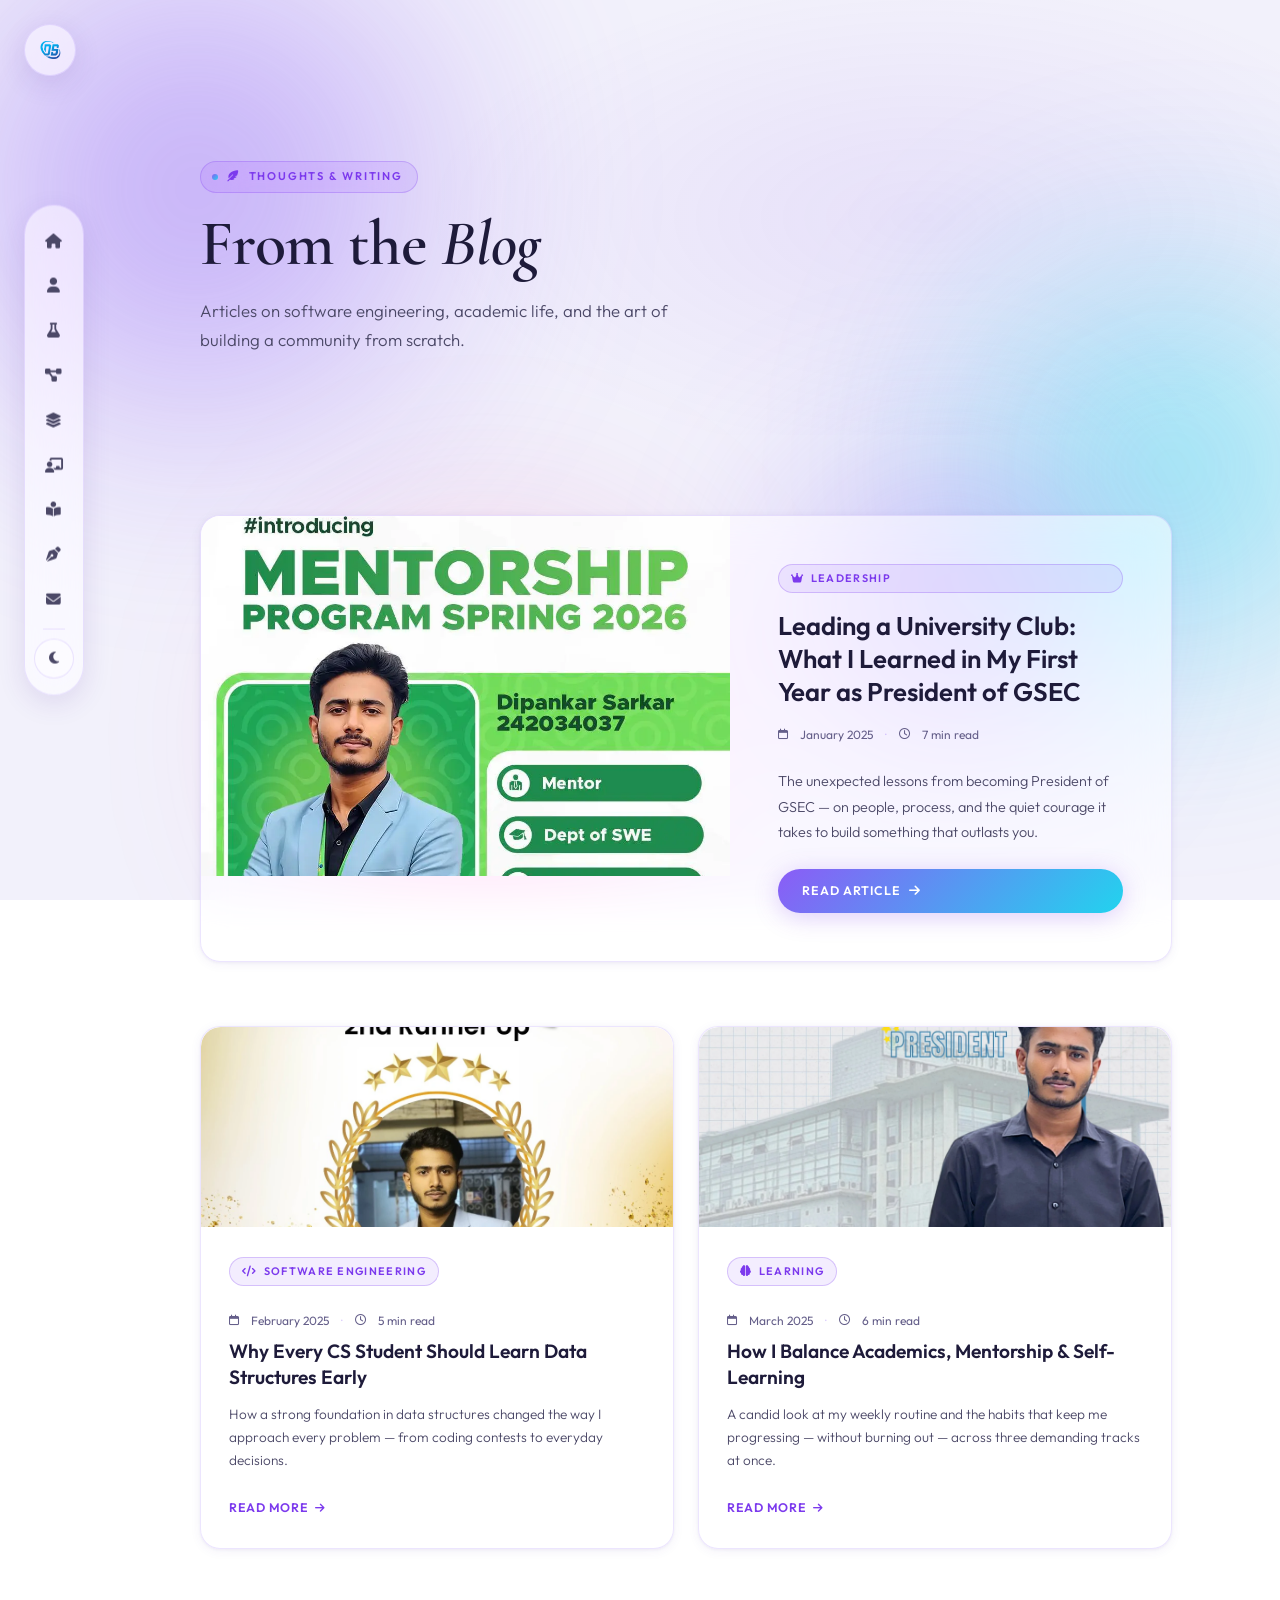
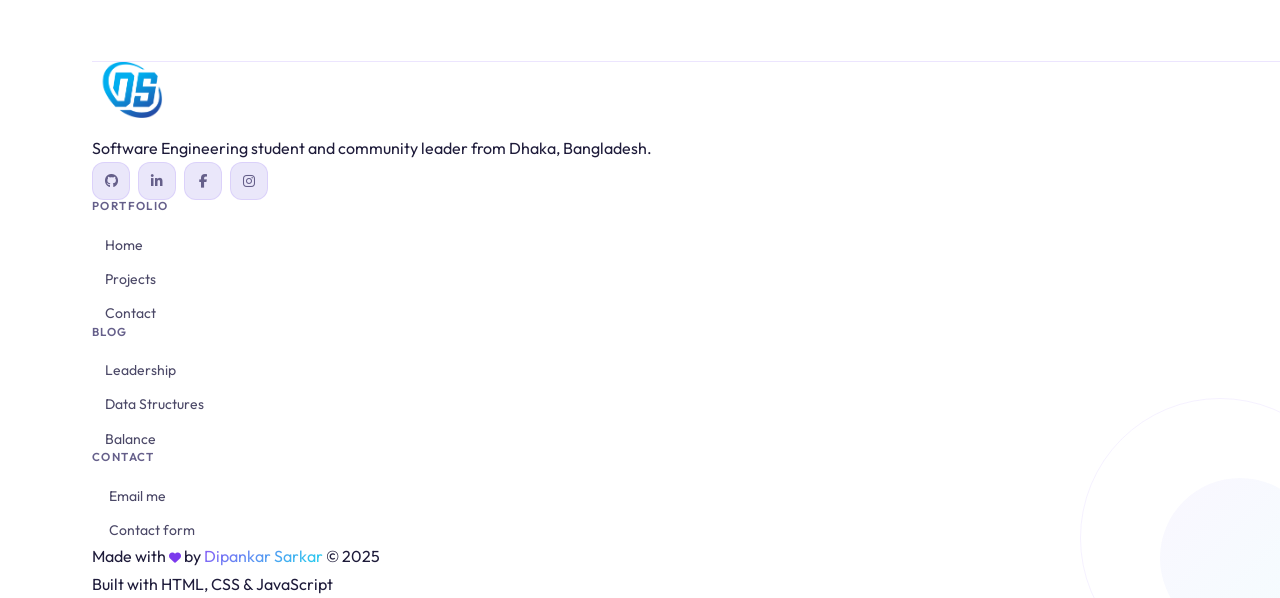
<file: pages/blog.html>
<!DOCTYPE html>
<html lang="en" data-theme="light">
<head>
<meta charset="UTF-8">
<meta name="viewport" content="width=device-width, initial-scale=1.0">
<link rel="icon" type="image/png" href="../images/Logo/favicon/DS.png">
<title>Blog — Dipankar Sarkar</title>
<meta name="description" content="Articles on software engineering, leadership, and academic life by Dipankar Sarkar.">
<link rel="preconnect" href="https://fonts.googleapis.com">
<link rel="preconnect" href="https://fonts.gstatic.com" crossorigin>
<link href="https://fonts.googleapis.com/css2?family=Cormorant+Garamond:ital,wght@0,400;0,500;0,600;0,700;1,400;1,600&family=Outfit:wght@300;400;500;600&display=swap" rel="stylesheet">
<link rel="stylesheet" href="https://cdnjs.cloudflare.com/ajax/libs/font-awesome/6.5.0/css/all.min.css">
<link rel="stylesheet" href="../css/style.css">
<link rel="stylesheet" href="../css/blog.css">
</head>
<body>
<div class="bg-mesh" id="bgMesh">
  <div class="blob blob-1"></div>
  <div class="blob blob-2"></div>
  <div class="blob blob-3"></div>
  <div class="blob blob-4"></div>
</div>

<a href="../index.html" class="brand-badge"><img src="../images/Logo/DS.png" alt="logo"></a>

<nav id="navbar">
  <ul class="nav-links" id="navLinks">
    <li><a href="../index.html#home" data-tip="Home"><i class="fa-solid fa-house"></i></a></li>
    <li><a href="../index.html#about" data-tip="About"><i class="fa-solid fa-user"></i></a></li>
    <li><a href="../index.html#research" data-tip="Research"><i class="fa-solid fa-flask"></i></a></li>
    <li><a href="../index.html#projects" data-tip="Projects"><i class="fa-solid fa-diagram-project"></i></a></li>
    <li><a href="../index.html#skills" data-tip="Skills"><i class="fa-solid fa-layer-group"></i></a></li>
    <li><a href="../index.html#activities" data-tip="Mentorship"><i class="fa-solid fa-chalkboard-user"></i></a></li>
    <li><a href="course-materials.html" data-tip="Course Materials"><i class="fa-solid fa-book-open-reader"></i></a></li>
    <li><a href="blog.html" data-tip="Blog"><i class="fa-solid fa-pen-nib"></i></a></li>
    <li><a href="../index.html#contact" data-tip="Contact"><i class="fa-solid fa-envelope"></i></a></li>
  </ul>
  <div class="nav-dock-divider"></div>
  <button class="theme-toggle" id="themeToggle" aria-label="Toggle theme" data-tip="Toggle theme">
    <i class="fa-solid fa-moon" id="themeIcon"></i>
  </button>
</nav>

<div class="blog-hero">
  <div class="blog-hero-inner">
    <div class="eyebrow reveal"><i class="fa-solid fa-feather-pointed"></i> Thoughts &amp; Writing</div>
    <h1 class="reveal">From the <em>Blog</em></h1>
    <p class="reveal">Articles on software engineering, academic life, and the art of building a community from scratch.</p>
  </div>
</div>

<div class="blog-page-wrap">

  <!-- FEATURED POST -->
  <div class="blog-featured reveal">
    <div class="card blog-featured-card">
      <img class="blog-featured-img" src="../images/Activities/student-mentor-261.webp" alt="Blog Featured">
      <div class="blog-featured-body">
        <span class="blog-tag"><i class="fa-solid fa-crown"></i> Leadership</span>
        <div class="blog-featured-title">Leading a University Club: What I Learned in My First Year as President of GSEC</div>
        <div class="blog-meta">
          <i class="fa-regular fa-calendar"></i> January 2025
          <span>·</span>
          <i class="fa-regular fa-clock"></i> 7 min read
        </div>
        <div class="blog-featured-exc">The unexpected lessons from becoming President of GSEC — on people, process, and the quiet courage it takes to build something that outlasts you.</div>
        <a href="post-leadership.html" class="btn-primary" style="font-size:0.78rem;padding:0.7rem 1.5rem;">
          Read Article <i class="fa-solid fa-arrow-right"></i>
        </a>
      </div>
    </div>
  </div>

  <!-- OTHER POSTS -->
  <div class="blog-cards-grid">
    <div class="card blog-card reveal">
      <div class="blog-card-img-wrap">
        <img class="blog-card-img" src="../images/Activities/idpc-2nd-runner-up.webp" alt="Data Structures">
      </div>
      <div class="blog-card-body">
        <span class="blog-tag"><i class="fa-solid fa-code"></i> Software Engineering</span>
        <div class="blog-meta" style="margin:0.5rem 0;">
          <i class="fa-regular fa-calendar"></i> February 2025
          <span>·</span>
          <i class="fa-regular fa-clock"></i> 5 min read
        </div>
        <div class="blog-card-title">Why Every CS Student Should Learn Data Structures Early</div>
        <div class="blog-card-exc">How a strong foundation in data structures changed the way I approach every problem — from coding contests to everyday decisions.</div>
        <a href="post-datastructures.html" class="read-more">Read More <i class="fa-solid fa-arrow-right"></i></a>
      </div>
    </div>

    <div class="card blog-card reveal">
      <div class="blog-card-img-wrap">
        <img class="blog-card-img" src="../images/Activities/president-gsec.webp" alt="Learning">
      </div>
      <div class="blog-card-body">
        <span class="blog-tag"><i class="fa-solid fa-brain"></i> Learning</span>
        <div class="blog-meta" style="margin:0.5rem 0;">
          <i class="fa-regular fa-calendar"></i> March 2025
          <span>·</span>
          <i class="fa-regular fa-clock"></i> 6 min read
        </div>
        <div class="blog-card-title">How I Balance Academics, Mentorship &amp; Self-Learning</div>
        <div class="blog-card-exc">A candid look at my weekly routine and the habits that keep me progressing — without burning out — across three demanding tracks at once.</div>
        <a href="post-balance.html" class="read-more">Read More <i class="fa-solid fa-arrow-right"></i></a>
      </div>
    </div>
  </div>

</div>

<footer>
  <div class="footer-deco"></div><div class="footer-deco2"></div>
  <div class="footer-top">
    <div class="footer-brand">
      <a href="../index.html" class="nav-logo"><img src="../images/Logo/DS.png" alt=""></a>
      <p style="margin-top:1rem;">Software Engineering student and community leader from Dhaka, Bangladesh.</p>
      <div class="footer-social">
        <a href="https://github.com/dsdipu" target="_blank"><i class="fa-brands fa-github"></i></a>
        <a href="https://linkedin.com" target="_blank"><i class="fa-brands fa-linkedin-in"></i></a>
        <a href="https://facebook.com" target="_blank"><i class="fa-brands fa-facebook-f"></i></a>
        <a href="https://instagram.com" target="_blank"><i class="fa-brands fa-instagram"></i></a>
      </div>
    </div>
    <div class="footer-col">
      <h4>Portfolio</h4>
      <ul>
        <li><a href="../index.html"><i class="fa-solid fa-chevron-right"></i> Home</a></li>
        <li><a href="../index.html#projects"><i class="fa-solid fa-chevron-right"></i> Projects</a></li>
        <li><a href="../index.html#contact"><i class="fa-solid fa-chevron-right"></i> Contact</a></li>
      </ul>
    </div>
    <div class="footer-col">
      <h4>Blog</h4>
      <ul>
        <li><a href="post-leadership.html"><i class="fa-solid fa-chevron-right"></i> Leadership</a></li>
        <li><a href="post-datastructures.html"><i class="fa-solid fa-chevron-right"></i> Data Structures</a></li>
        <li><a href="post-balance.html"><i class="fa-solid fa-chevron-right"></i> Balance</a></li>
      </ul>
    </div>
    <div class="footer-col">
      <h4>Contact</h4>
      <ul>
        <li><a href="mailto:mr.sarkar9979@gmail.com"><i class="fa-solid fa-envelope"></i> Email me</a></li>
        <li><a href="../index.html#contact"><i class="fa-solid fa-paper-plane"></i> Contact form</a></li>
      </ul>
    </div>
  </div>
  <div class="footer-bottom">
    <p>Made with <i class="fa-solid fa-heart" style="color:var(--accent);font-size:0.75rem;"></i> by <span class="grad-text">Dipankar Sarkar</span> &copy; 2025</p>
    <p>Built with HTML, CSS &amp; JavaScript</p>
  </div>
</footer>

<script src="../js/main.js"></script>
</body>
</html>
</file>
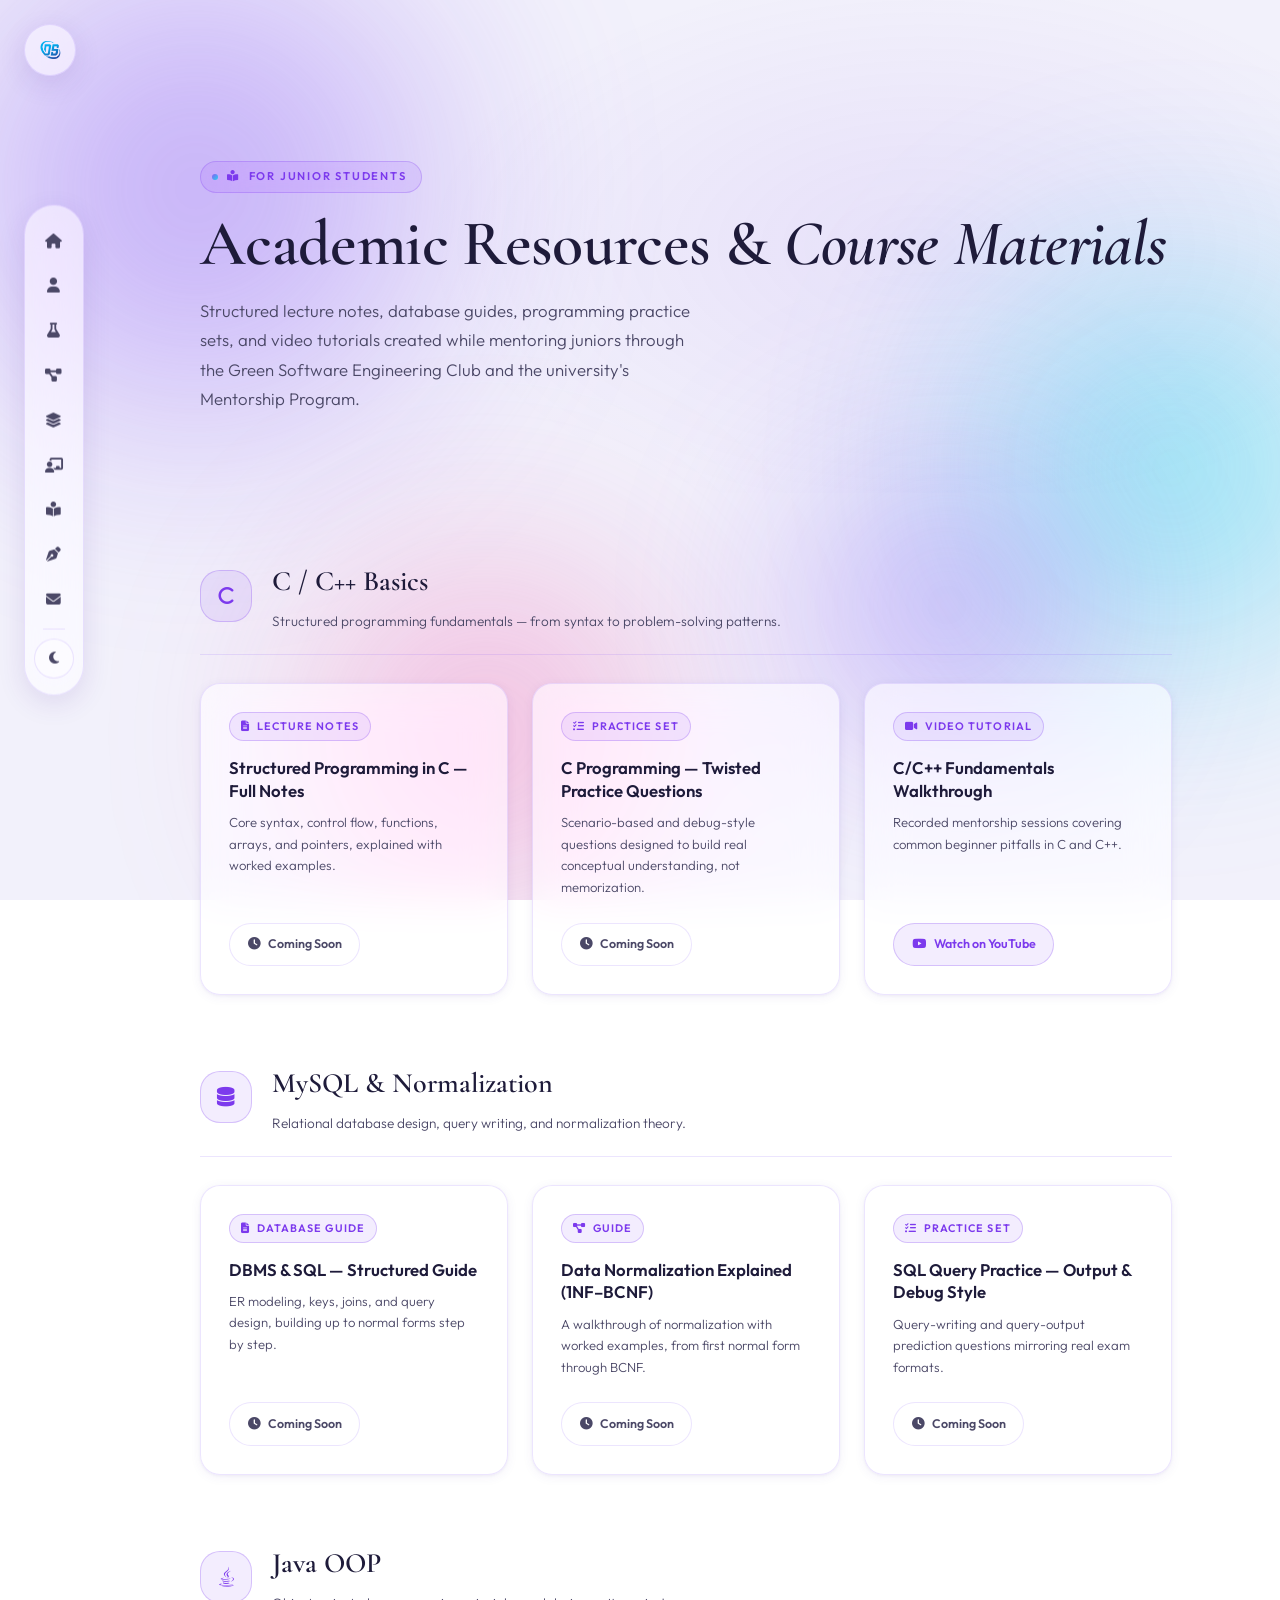
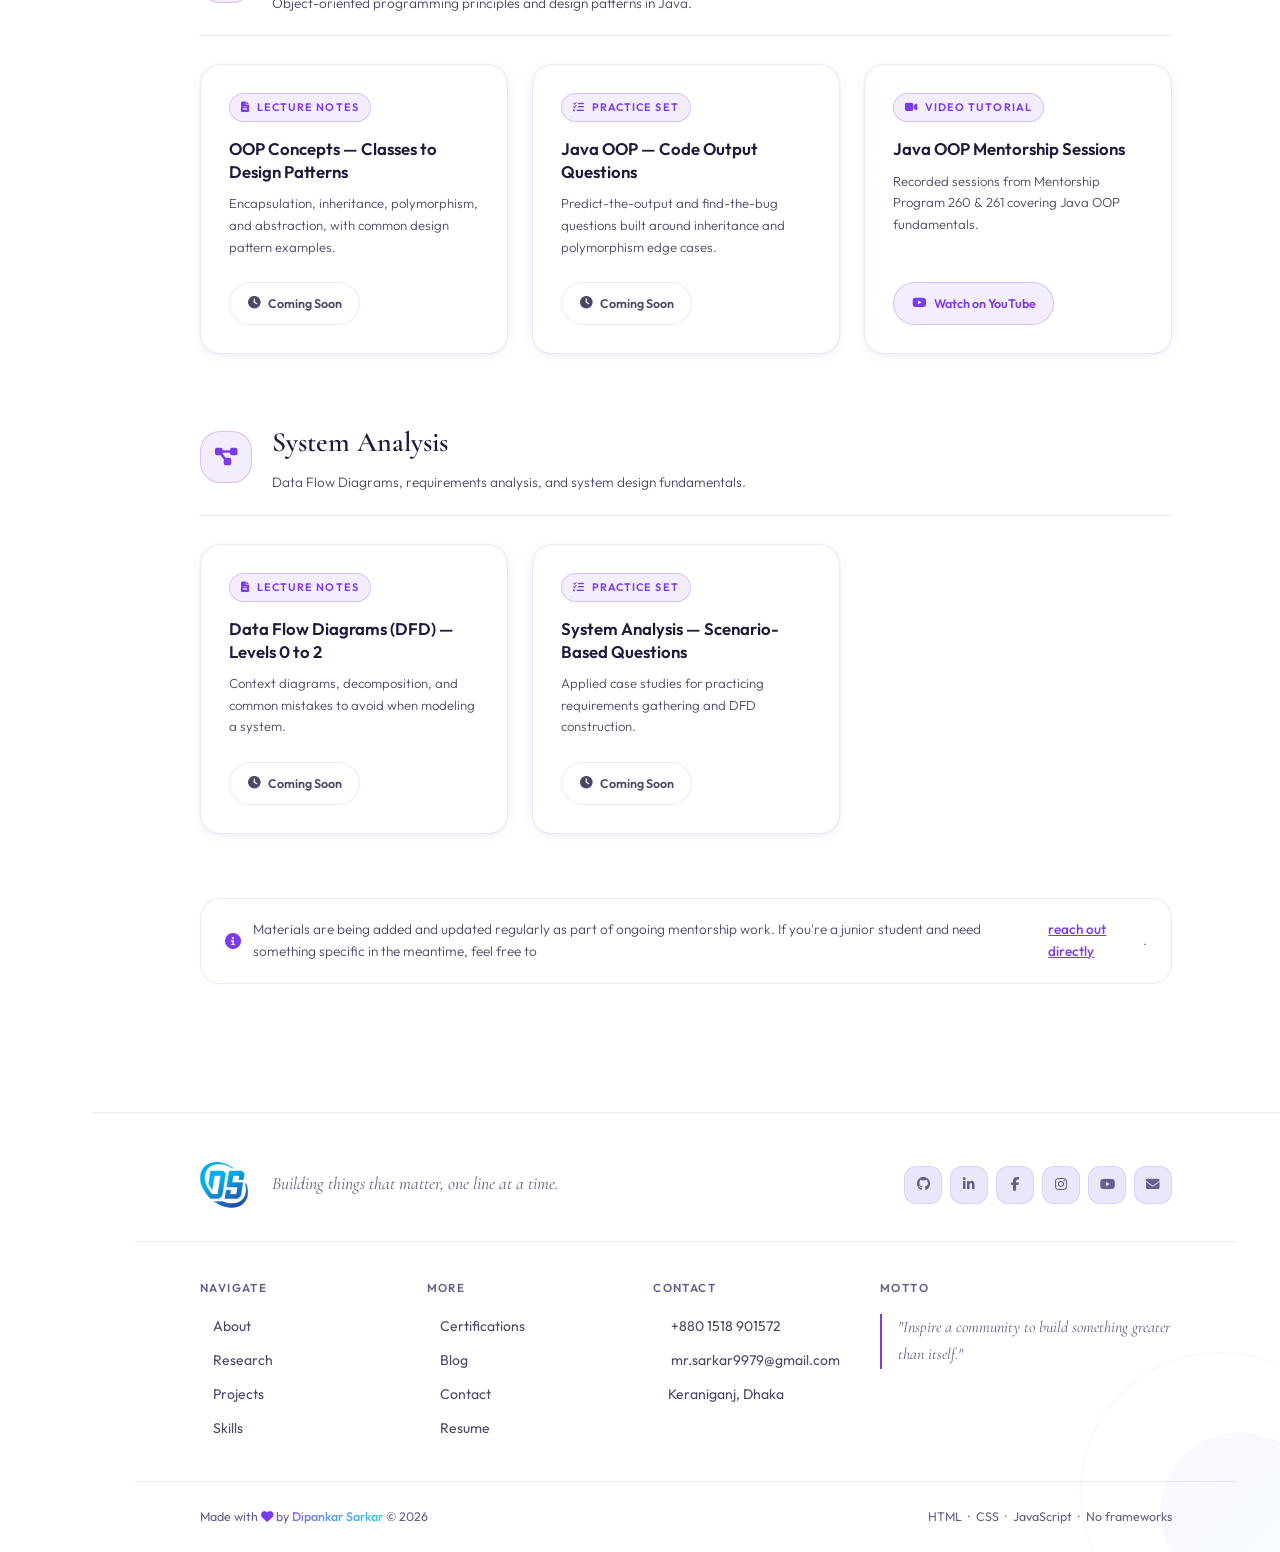
<file: pages/course-materials.html>
<!DOCTYPE html>
<html lang="en" data-theme="light">
<head>
<meta charset="UTF-8">
<meta name="viewport" content="width=device-width, initial-scale=1.0">
<link rel="icon" type="image/png" href="../images/Logo/favicon/DS.png">
<title>Course Materials &amp; Lecture Notes — Dipankar Sarkar</title>
<meta name="description" content="Structured lecture notes, database guides, programming practice sets, and video tutorials by Dipankar Sarkar for junior students at Green University of Bangladesh.">
<link rel="preconnect" href="https://fonts.googleapis.com">
<link rel="preconnect" href="https://fonts.gstatic.com" crossorigin>
<link href="https://fonts.googleapis.com/css2?family=Cormorant+Garamond:ital,wght@0,400;0,500;0,600;0,700;1,400;1,600&family=Outfit:wght@300;400;500;600&display=swap" rel="stylesheet">
<link rel="stylesheet" href="https://cdnjs.cloudflare.com/ajax/libs/font-awesome/6.5.0/css/all.min.css">
<link rel="stylesheet" href="../css/style.css">
<link rel="stylesheet" href="../css/blog.css">
<link rel="stylesheet" href="../css/course-materials.css">
</head>
<body>
<div class="bg-mesh" id="bgMesh">
  <div class="blob blob-1"></div>
  <div class="blob blob-2"></div>
  <div class="blob blob-3"></div>
  <div class="blob blob-4"></div>
</div>

<!-- ══ NAV ══ -->
<a href="../index.html" class="brand-badge"><img src="../images/Logo/DS.png" alt="logo"></a>

<nav id="navbar">
  <ul class="nav-links" id="navLinks">
    <li><a href="../index.html#home" data-tip="Home"><i class="fa-solid fa-house"></i></a></li>
    <li><a href="../index.html#about" data-tip="About"><i class="fa-solid fa-user"></i></a></li>
    <li><a href="../index.html#research" data-tip="Research"><i class="fa-solid fa-flask"></i></a></li>
    <li><a href="../index.html#projects" data-tip="Projects"><i class="fa-solid fa-diagram-project"></i></a></li>
    <li><a href="../index.html#skills" data-tip="Skills"><i class="fa-solid fa-layer-group"></i></a></li>
    <li><a href="../index.html#activities" data-tip="Mentorship"><i class="fa-solid fa-chalkboard-user"></i></a></li>
    <li><a href="course-materials.html" data-tip="Course Materials"><i class="fa-solid fa-book-open-reader"></i></a></li>
    <li><a href="blog.html" data-tip="Blog"><i class="fa-solid fa-pen-nib"></i></a></li>
    <li><a href="../index.html#contact" data-tip="Contact"><i class="fa-solid fa-envelope"></i></a></li>
  </ul>
  <div class="nav-dock-divider"></div>
  <button class="theme-toggle" id="themeToggle" aria-label="Toggle theme" data-tip="Toggle theme">
    <i class="fa-solid fa-moon" id="themeIcon"></i>
  </button>
</nav>

<!-- ══ PAGE HERO ══ -->
<div class="blog-hero">
  <div class="blog-hero-inner">
    <div class="eyebrow reveal"><i class="fa-solid fa-book-open-reader"></i> For junior students</div>
    <h1 class="reveal">Academic Resources &amp; <em>Course Materials</em></h1>
    <p class="reveal">Structured lecture notes, database guides, programming practice sets, and video tutorials created while mentoring juniors through the Green Software Engineering Club and the university's Mentorship Program.</p>
  </div>
</div>

<div class="course-page-wrap">

  <!-- C / C++ BASICS -->
  <div class="course-cat-block reveal">
    <div class="course-cat-head">
      <div class="course-cat-icon"><i class="fa-solid fa-c"></i></div>
      <div>
        <div class="course-cat-title">C / C++ Basics</div>
        <p class="course-cat-sub">Structured programming fundamentals — from syntax to problem-solving patterns.</p>
      </div>
    </div>
    <div class="resource-grid">
      <div class="card resource-card">
        <span class="resource-type"><i class="fa-solid fa-file-lines"></i> Lecture Notes</span>
        <div class="resource-title">Structured Programming in C — Full Notes</div>
        <p class="resource-desc">Core syntax, control flow, functions, arrays, and pointers, explained with worked examples.</p>
        <a href="#" class="resource-btn resource-btn-soon"><i class="fa-solid fa-clock"></i> Coming Soon</a>
      </div>
      <div class="card resource-card">
        <span class="resource-type"><i class="fa-solid fa-list-check"></i> Practice Set</span>
        <div class="resource-title">C Programming — Twisted Practice Questions</div>
        <p class="resource-desc">Scenario-based and debug-style questions designed to build real conceptual understanding, not memorization.</p>
        <a href="#" class="resource-btn resource-btn-soon"><i class="fa-solid fa-clock"></i> Coming Soon</a>
      </div>
      <div class="card resource-card">
        <span class="resource-type"><i class="fa-solid fa-video"></i> Video Tutorial</span>
        <div class="resource-title">C/C++ Fundamentals Walkthrough</div>
        <p class="resource-desc">Recorded mentorship sessions covering common beginner pitfalls in C and C++.</p>
        <a href="https://youtube.com/@DIPUSWE" target="_blank" class="resource-btn"><i class="fa-brands fa-youtube"></i> Watch on YouTube</a>
      </div>
    </div>
  </div>

  <!-- MYSQL & NORMALIZATION -->
  <div class="course-cat-block reveal">
    <div class="course-cat-head">
      <div class="course-cat-icon"><i class="fa-solid fa-database"></i></div>
      <div>
        <div class="course-cat-title">MySQL &amp; Normalization</div>
        <p class="course-cat-sub">Relational database design, query writing, and normalization theory.</p>
      </div>
    </div>
    <div class="resource-grid">
      <div class="card resource-card">
        <span class="resource-type"><i class="fa-solid fa-file-lines"></i> Database Guide</span>
        <div class="resource-title">DBMS &amp; SQL — Structured Guide</div>
        <p class="resource-desc">ER modeling, keys, joins, and query design, building up to normal forms step by step.</p>
        <a href="#" class="resource-btn resource-btn-soon"><i class="fa-solid fa-clock"></i> Coming Soon</a>
      </div>
      <div class="card resource-card">
        <span class="resource-type"><i class="fa-solid fa-diagram-project"></i> Guide</span>
        <div class="resource-title">Data Normalization Explained (1NF–BCNF)</div>
        <p class="resource-desc">A walkthrough of normalization with worked examples, from first normal form through BCNF.</p>
        <a href="#" class="resource-btn resource-btn-soon"><i class="fa-solid fa-clock"></i> Coming Soon</a>
      </div>
      <div class="card resource-card">
        <span class="resource-type"><i class="fa-solid fa-list-check"></i> Practice Set</span>
        <div class="resource-title">SQL Query Practice — Output &amp; Debug Style</div>
        <p class="resource-desc">Query-writing and query-output prediction questions mirroring real exam formats.</p>
        <a href="#" class="resource-btn resource-btn-soon"><i class="fa-solid fa-clock"></i> Coming Soon</a>
      </div>
    </div>
  </div>

  <!-- JAVA OOP -->
  <div class="course-cat-block reveal">
    <div class="course-cat-head">
      <div class="course-cat-icon"><i class="fa-brands fa-java"></i></div>
      <div>
        <div class="course-cat-title">Java OOP</div>
        <p class="course-cat-sub">Object-oriented programming principles and design patterns in Java.</p>
      </div>
    </div>
    <div class="resource-grid">
      <div class="card resource-card">
        <span class="resource-type"><i class="fa-solid fa-file-lines"></i> Lecture Notes</span>
        <div class="resource-title">OOP Concepts — Classes to Design Patterns</div>
        <p class="resource-desc">Encapsulation, inheritance, polymorphism, and abstraction, with common design pattern examples.</p>
        <a href="#" class="resource-btn resource-btn-soon"><i class="fa-solid fa-clock"></i> Coming Soon</a>
      </div>
      <div class="card resource-card">
        <span class="resource-type"><i class="fa-solid fa-list-check"></i> Practice Set</span>
        <div class="resource-title">Java OOP — Code Output Questions</div>
        <p class="resource-desc">Predict-the-output and find-the-bug questions built around inheritance and polymorphism edge cases.</p>
        <a href="#" class="resource-btn resource-btn-soon"><i class="fa-solid fa-clock"></i> Coming Soon</a>
      </div>
      <div class="card resource-card">
        <span class="resource-type"><i class="fa-solid fa-video"></i> Video Tutorial</span>
        <div class="resource-title">Java OOP Mentorship Sessions</div>
        <p class="resource-desc">Recorded sessions from Mentorship Program 260 &amp; 261 covering Java OOP fundamentals.</p>
        <a href="https://youtube.com/@DIPUSWE" target="_blank" class="resource-btn"><i class="fa-brands fa-youtube"></i> Watch on YouTube</a>
      </div>
    </div>
  </div>

  <!-- SYSTEM ANALYSIS -->
  <div class="course-cat-block reveal">
    <div class="course-cat-head">
      <div class="course-cat-icon"><i class="fa-solid fa-diagram-project"></i></div>
      <div>
        <div class="course-cat-title">System Analysis</div>
        <p class="course-cat-sub">Data Flow Diagrams, requirements analysis, and system design fundamentals.</p>
      </div>
    </div>
    <div class="resource-grid">
      <div class="card resource-card">
        <span class="resource-type"><i class="fa-solid fa-file-lines"></i> Lecture Notes</span>
        <div class="resource-title">Data Flow Diagrams (DFD) — Levels 0 to 2</div>
        <p class="resource-desc">Context diagrams, decomposition, and common mistakes to avoid when modeling a system.</p>
        <a href="#" class="resource-btn resource-btn-soon"><i class="fa-solid fa-clock"></i> Coming Soon</a>
      </div>
      <div class="card resource-card">
        <span class="resource-type"><i class="fa-solid fa-list-check"></i> Practice Set</span>
        <div class="resource-title">System Analysis — Scenario-Based Questions</div>
        <p class="resource-desc">Applied case studies for practicing requirements gathering and DFD construction.</p>
        <a href="#" class="resource-btn resource-btn-soon"><i class="fa-solid fa-clock"></i> Coming Soon</a>
      </div>
    </div>
  </div>

  <div class="course-note reveal">
    <i class="fa-solid fa-circle-info"></i>
    Materials are being added and updated regularly as part of ongoing mentorship work. If you're a junior student and need something specific in the meantime, feel free to
    <a href="../index.html#contact">reach out directly</a>.
  </div>

</div>

<!-- ══════════════════════════════════════════
     FOOTER
══════════════════════════════════════════ -->
<footer>
  <div class="footer-inner">
    <div class="footer-hero-strip">
      <div class="footer-hero-left">
        <a href="../index.html" id="nav-logo-footer" class="nav-logo">
          <img src="../images/Logo/favicon/DS.png" alt="DS Logo">
        </a>
        <p class="footer-tagline">Building things that matter, one line at a time.</p>
      </div>
      <div class="footer-hero-right">
        <div class="footer-social">
          <a href="https://github.com/dsdipu" target="_blank" title="GitHub"><i class="fa-brands fa-github"></i></a>
          <a href="https://www.linkedin.com/in/dsdipu/" target="_blank" title="LinkedIn"><i class="fa-brands fa-linkedin-in"></i></a>
          <a href="https://www.facebook.com/dsdipu0" target="_blank" title="Facebook"><i class="fa-brands fa-facebook-f"></i></a>
          <a href="https://instagram.com/dsdipu0" target="_blank" title="Instagram"><i class="fa-brands fa-instagram"></i></a>
          <a href="https://youtube.com/@DIPUSWE" target="_blank" title="Youtube"><i class="fa-brands fa-youtube"></i></a>
          <a href="mailto:mr.sarkar9979@gmail.com" title="Email"><i class="fa-solid fa-envelope"></i></a>
        </div>
      </div>
    </div>

    <div class="footer-nav-strip">
      <div class="footer-col">
        <h4>Navigate</h4>
        <ul>
          <li><a href="../index.html#about"><i class="fa-solid fa-chevron-right"></i> About</a></li>
          <li><a href="../index.html#research"><i class="fa-solid fa-chevron-right"></i> Research</a></li>
          <li><a href="../index.html#projects"><i class="fa-solid fa-chevron-right"></i> Projects</a></li>
          <li><a href="../index.html#skills"><i class="fa-solid fa-chevron-right"></i> Skills</a></li>
        </ul>
      </div>
      <div class="footer-col">
        <h4>More</h4>
        <ul>
          <li><a href="../index.html#certifications"><i class="fa-solid fa-chevron-right"></i> Certifications</a></li>
          <li><a href="blog.html"><i class="fa-solid fa-chevron-right"></i> Blog</a></li>
          <li><a href="../index.html#contact"><i class="fa-solid fa-chevron-right"></i> Contact</a></li>
          <li><a href="cv.html" target="_blank"><i class="fa-solid fa-chevron-right"></i> Resume</a></li>
        </ul>
      </div>
      <div class="footer-col">
        <h4>Contact</h4>
        <ul>
          <li><a href="tel:+8801518901572"><i class="fa-solid fa-phone"></i> +880 1518 901572</a></li>
          <li><a href="mailto:mr.sarkar9979@gmail.com"><i class="fa-solid fa-envelope"></i> mr.sarkar9979@gmail.com</a></li>
          <li><a href="../index.html#contact"><i class="fa-solid fa-location-dot"></i> Keraniganj, Dhaka</a></li>
        </ul>
      </div>
      <div class="footer-col footer-col-quote">
        <h4>Motto</h4>
        <blockquote class="footer-quote">
          "Inspire a community to build something greater than itself."
        </blockquote>
      </div>
    </div>

    <div class="footer-bottom-bar">
      <p>Made with <i class="fa-solid fa-heart" style="color:var(--accent);"></i> by <span class="grad-text">Dipankar Sarkar</span> &copy; 2026</p>
      <p>HTML &nbsp;·&nbsp; CSS &nbsp;·&nbsp; JavaScript &nbsp;·&nbsp; No frameworks</p>
    </div>
  </div>
  <div class="footer-deco"></div>
  <div class="footer-deco2"></div>
</footer>

<script src="../js/main.js"></script>
</body>
</html>
</file>
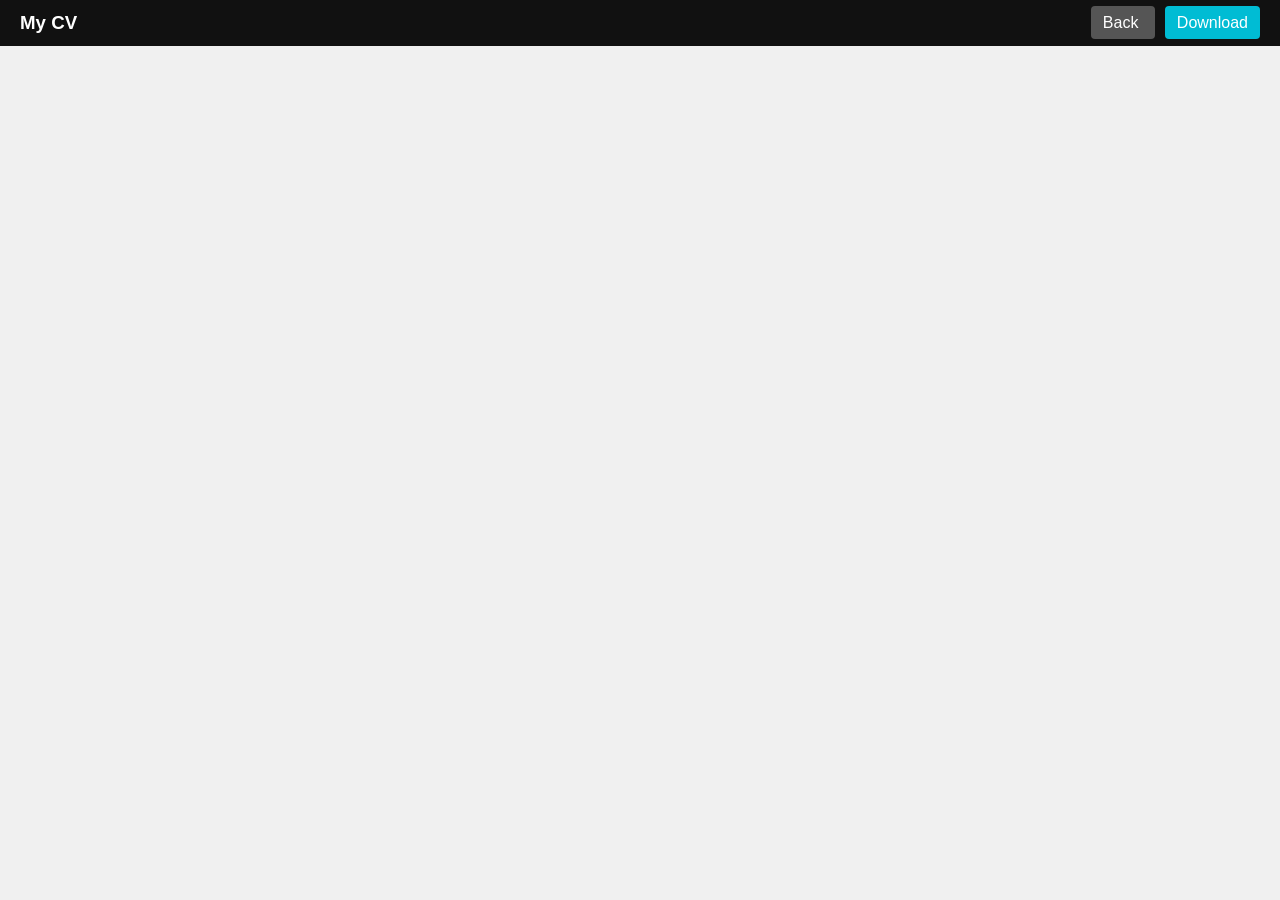
<file: pages/cv.html>
<!DOCTYPE html>
<html lang="en">
<head>
    <meta charset="UTF-8">
    <title>My CV</title>
</head>

<body style="margin:0; font-family:Arial; background:#f0f0f0;">

    <!-- Header -->
    <div style="background:#111; color:white; padding:12px 20px; display:flex; justify-content:space-between; align-items:center;">
        
        <h3 style="margin:0;">My CV</h3>

        <div>
            <a href="../index.html" 
               style="margin-right:10px; padding:8px 12px; background:#555; color:white; text-decoration:none; border-radius:4px;">
               Back
            </a>

            <a href="cv.pdf" download 
               style="padding:8px 12px; background:#00bcd4; color:white; text-decoration:none; border-radius:4px;">
               Download
            </a>
        </div>

    </div>

    <!-- PDF Viewer -->
    <div style="width:100%; height:calc(100vh - 60px);">
        <iframe 
            src="../cv/updatedCv.pdf" 
            style="width:100%; height:100%; border:none;">
        </iframe>
    </div>

</body>
</html>
</file>
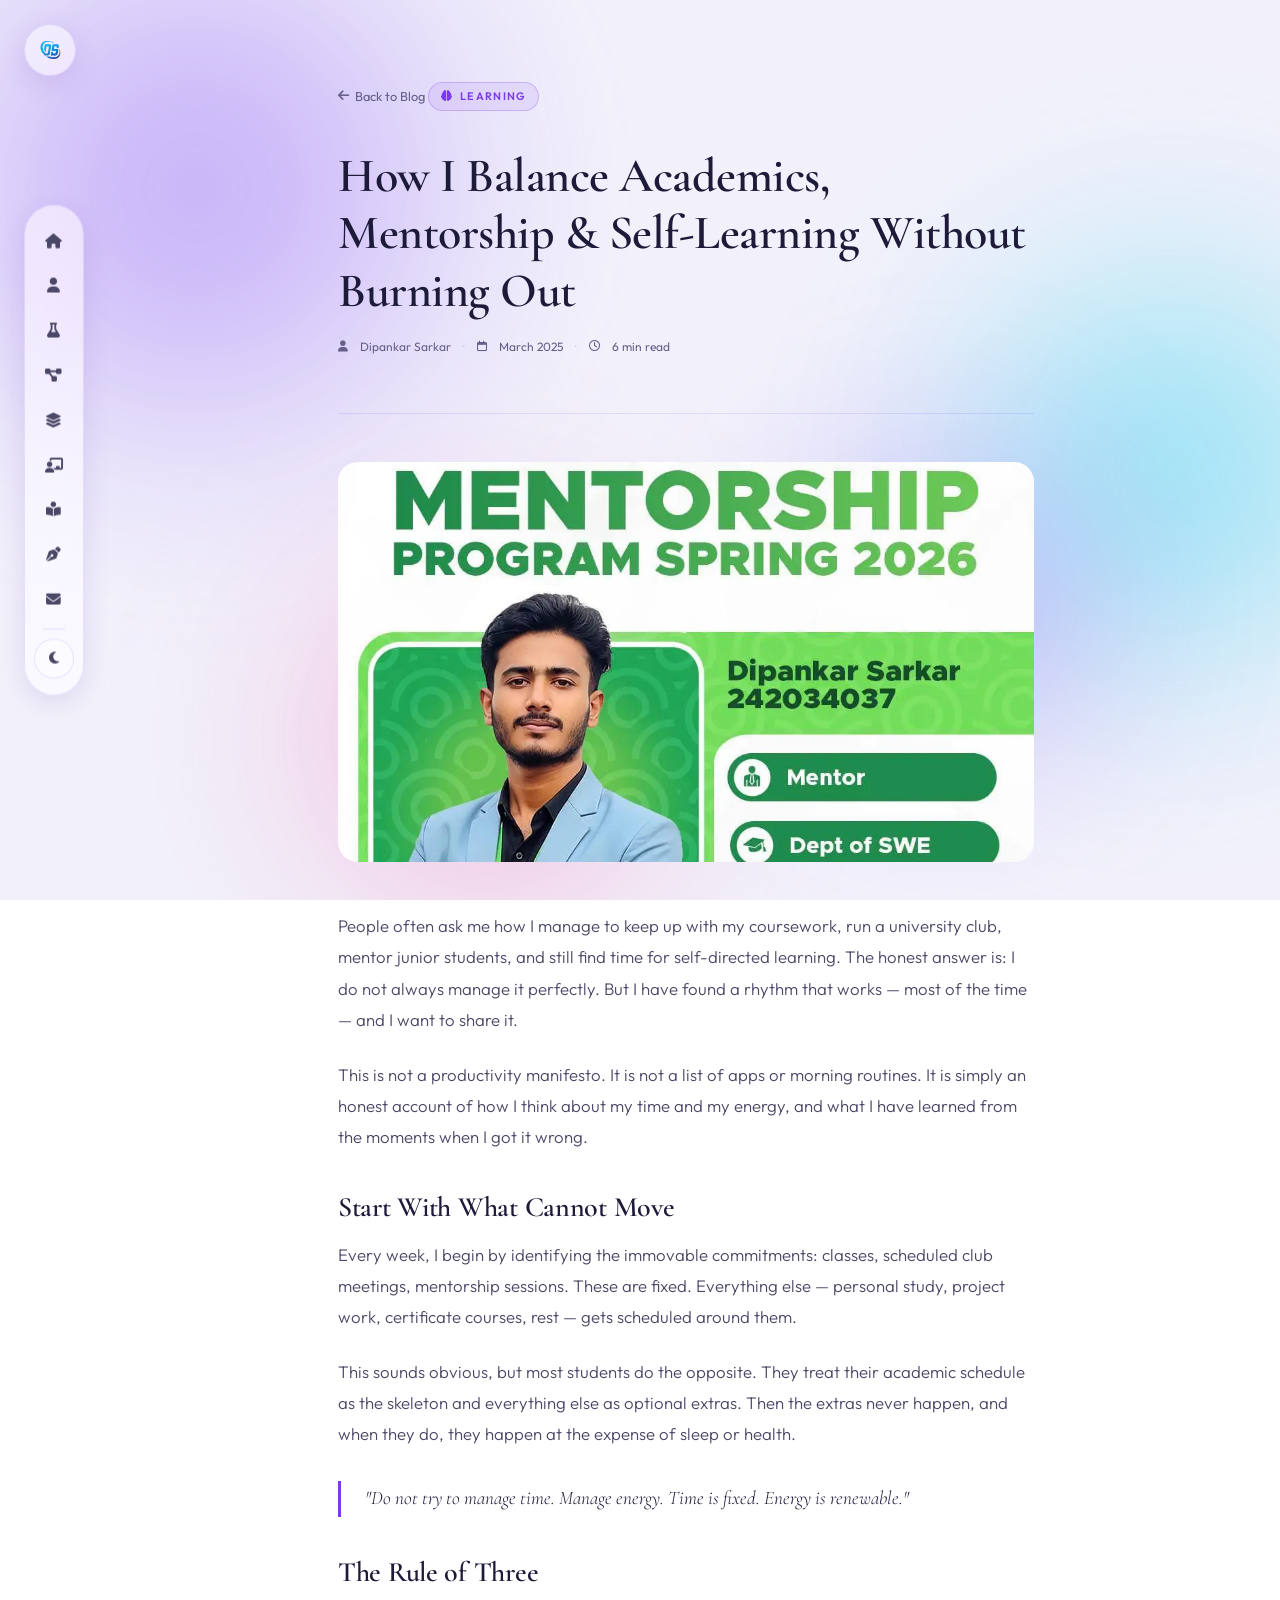
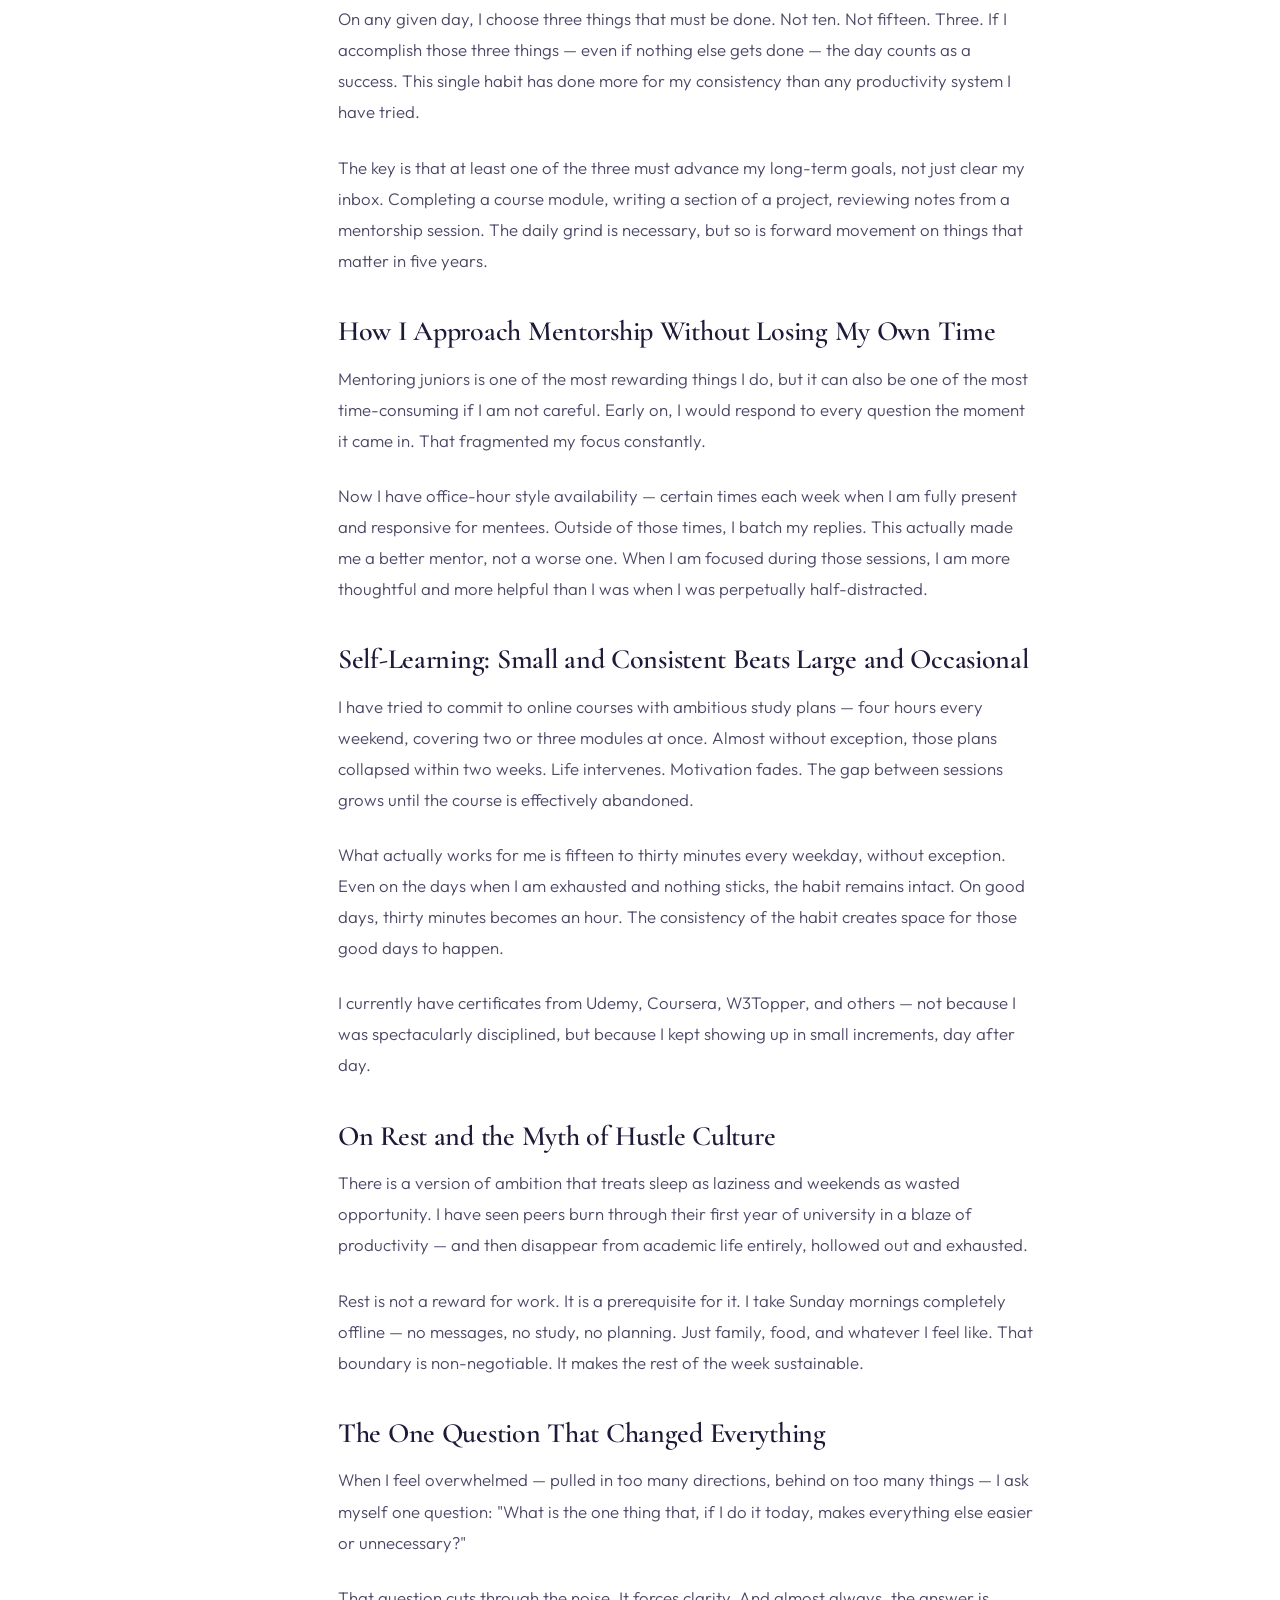
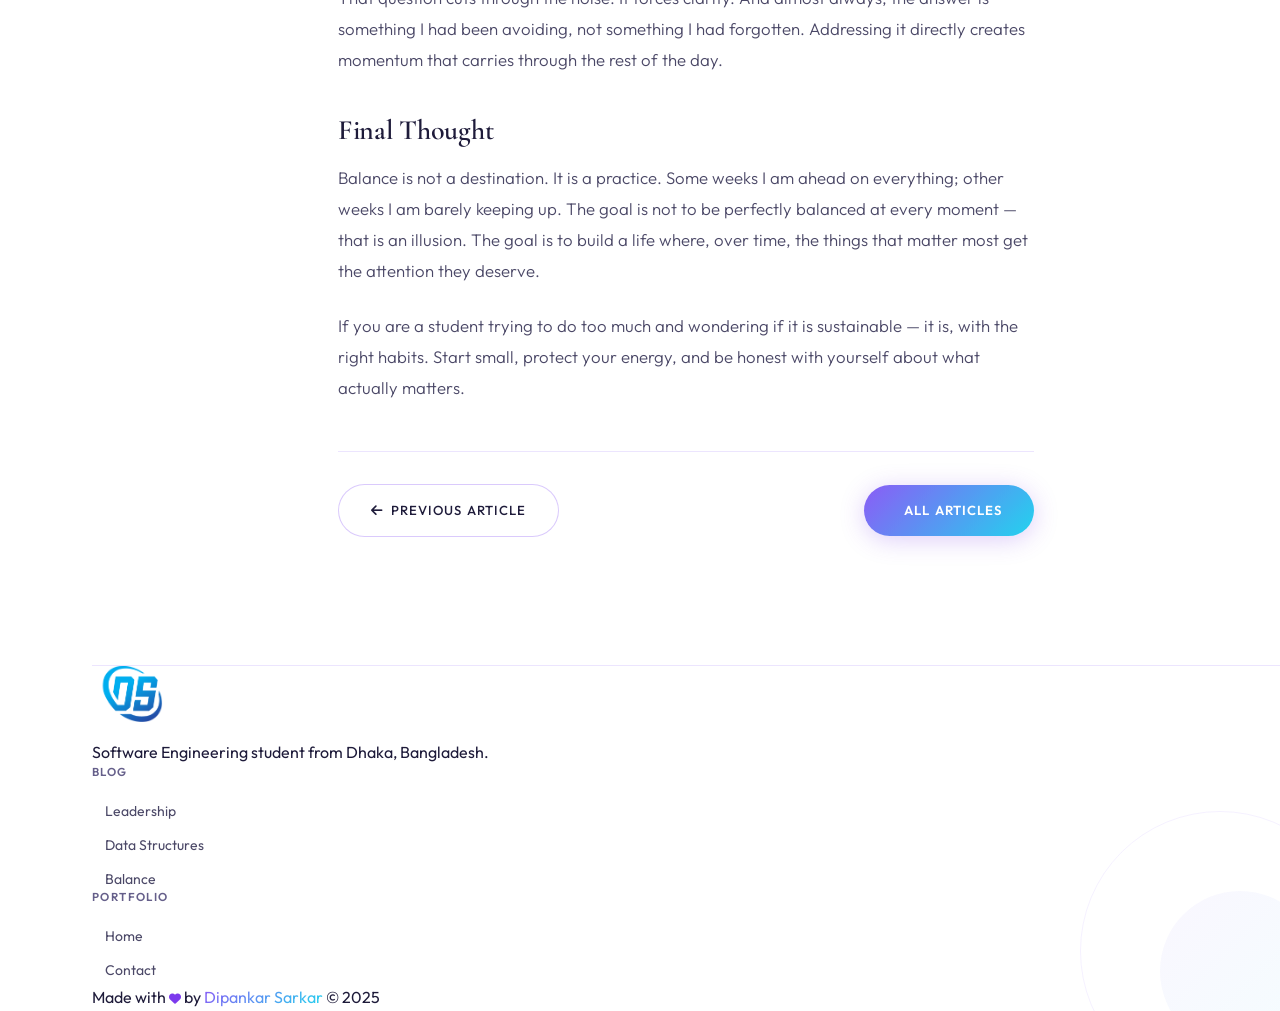
<file: pages/post-balance.html>
<!DOCTYPE html>
<html lang="en" data-theme="light">
<head>
<meta charset="UTF-8"><meta name="viewport" content="width=device-width, initial-scale=1.0">
<link rel="icon" type="image/png" href="../images/Logo/favicon/DS.png">
<title>Balance — Dipankar Sarkar</title>
<link rel="preconnect" href="https://fonts.googleapis.com">
<link rel="preconnect" href="https://fonts.gstatic.com" crossorigin>
<link href="https://fonts.googleapis.com/css2?family=Cormorant+Garamond:ital,wght@0,400;0,500;0,600;0,700;1,400;1,600&family=Outfit:wght@300;400;500;600&display=swap" rel="stylesheet">
<link rel="stylesheet" href="https://cdnjs.cloudflare.com/ajax/libs/font-awesome/6.5.0/css/all.min.css">
<link rel="stylesheet" href="../css/style.css">
<link rel="stylesheet" href="../css/blog.css">
</head>
<body>
<div class="bg-mesh" id="bgMesh">
  <div class="blob blob-1"></div>
  <div class="blob blob-2"></div>
  <div class="blob blob-3"></div>
  <div class="blob blob-4"></div>
</div>
<a href="../index.html" class="brand-badge"><img src="../images/Logo/DS.png" alt="logo"></a>

<nav id="navbar">
  <ul class="nav-links" id="navLinks">
    <li><a href="../index.html#home" data-tip="Home"><i class="fa-solid fa-house"></i></a></li>
    <li><a href="../index.html#about" data-tip="About"><i class="fa-solid fa-user"></i></a></li>
    <li><a href="../index.html#research" data-tip="Research"><i class="fa-solid fa-flask"></i></a></li>
    <li><a href="../index.html#projects" data-tip="Projects"><i class="fa-solid fa-diagram-project"></i></a></li>
    <li><a href="../index.html#skills" data-tip="Skills"><i class="fa-solid fa-layer-group"></i></a></li>
    <li><a href="../index.html#activities" data-tip="Mentorship"><i class="fa-solid fa-chalkboard-user"></i></a></li>
    <li><a href="course-materials.html" data-tip="Course Materials"><i class="fa-solid fa-book-open-reader"></i></a></li>
    <li><a href="blog.html" data-tip="Blog"><i class="fa-solid fa-pen-nib"></i></a></li>
    <li><a href="../index.html#contact" data-tip="Contact"><i class="fa-solid fa-envelope"></i></a></li>
  </ul>
  <div class="nav-dock-divider"></div>
  <button class="theme-toggle" id="themeToggle" aria-label="Toggle theme" data-tip="Toggle theme">
    <i class="fa-solid fa-moon" id="themeIcon"></i>
  </button>
</nav>

<div class="blog-post-wrap">
  <div class="post-header reveal">
    <a href="blog.html" style="display:inline-flex;align-items:center;gap:0.4rem;font-size:0.8rem;color:var(--text3);margin-bottom:1.5rem;transition:color 0.2s;" onmouseover="this.style.color='var(--accent)'" onmouseout="this.style.color='var(--text3)'">
      <i class="fa-solid fa-arrow-left"></i> Back to Blog
    </a>
    <span class="blog-tag"><i class="fa-solid fa-brain"></i> Learning</span>
    <h1 style="margin-top:1rem;">How I Balance Academics, Mentorship &amp; Self-Learning Without Burning Out</h1>
    <div class="blog-meta" style="margin-top:1rem;">
      <i class="fa-solid fa-user"></i> Dipankar Sarkar
      <span>·</span>
      <i class="fa-regular fa-calendar"></i> March 2025
      <span>·</span>
      <i class="fa-regular fa-clock"></i> 6 min read
    </div>
  </div>

  <img class="post-cover reveal" src="../images/Activities/student-mentor-261.webp" alt="Balance">

  <div class="post-body reveal">
    <p>People often ask me how I manage to keep up with my coursework, run a university club, mentor junior students, and still find time for self-directed learning. The honest answer is: I do not always manage it perfectly. But I have found a rhythm that works — most of the time — and I want to share it.</p>
    <p>This is not a productivity manifesto. It is not a list of apps or morning routines. It is simply an honest account of how I think about my time and my energy, and what I have learned from the moments when I got it wrong.</p>

    <h2>Start With What Cannot Move</h2>
    <p>Every week, I begin by identifying the immovable commitments: classes, scheduled club meetings, mentorship sessions. These are fixed. Everything else — personal study, project work, certificate courses, rest — gets scheduled around them.</p>
    <p>This sounds obvious, but most students do the opposite. They treat their academic schedule as the skeleton and everything else as optional extras. Then the extras never happen, and when they do, they happen at the expense of sleep or health.</p>

    <blockquote>"Do not try to manage time. Manage energy. Time is fixed. Energy is renewable."</blockquote>

    <h2>The Rule of Three</h2>
    <p>On any given day, I choose three things that must be done. Not ten. Not fifteen. Three. If I accomplish those three things — even if nothing else gets done — the day counts as a success. This single habit has done more for my consistency than any productivity system I have tried.</p>
    <p>The key is that at least one of the three must advance my long-term goals, not just clear my inbox. Completing a course module, writing a section of a project, reviewing notes from a mentorship session. The daily grind is necessary, but so is forward movement on things that matter in five years.</p>

    <h2>How I Approach Mentorship Without Losing My Own Time</h2>
    <p>Mentoring juniors is one of the most rewarding things I do, but it can also be one of the most time-consuming if I am not careful. Early on, I would respond to every question the moment it came in. That fragmented my focus constantly.</p>
    <p>Now I have office-hour style availability — certain times each week when I am fully present and responsive for mentees. Outside of those times, I batch my replies. This actually made me a better mentor, not a worse one. When I am focused during those sessions, I am more thoughtful and more helpful than I was when I was perpetually half-distracted.</p>

    <h2>Self-Learning: Small and Consistent Beats Large and Occasional</h2>
    <p>I have tried to commit to online courses with ambitious study plans — four hours every weekend, covering two or three modules at once. Almost without exception, those plans collapsed within two weeks. Life intervenes. Motivation fades. The gap between sessions grows until the course is effectively abandoned.</p>
    <p>What actually works for me is fifteen to thirty minutes every weekday, without exception. Even on the days when I am exhausted and nothing sticks, the habit remains intact. On good days, thirty minutes becomes an hour. The consistency of the habit creates space for those good days to happen.</p>
    <p>I currently have certificates from Udemy, Coursera, W3Topper, and others — not because I was spectacularly disciplined, but because I kept showing up in small increments, day after day.</p>

    <h2>On Rest and the Myth of Hustle Culture</h2>
    <p>There is a version of ambition that treats sleep as laziness and weekends as wasted opportunity. I have seen peers burn through their first year of university in a blaze of productivity — and then disappear from academic life entirely, hollowed out and exhausted.</p>
    <p>Rest is not a reward for work. It is a prerequisite for it. I take Sunday mornings completely offline — no messages, no study, no planning. Just family, food, and whatever I feel like. That boundary is non-negotiable. It makes the rest of the week sustainable.</p>

    <h2>The One Question That Changed Everything</h2>
    <p>When I feel overwhelmed — pulled in too many directions, behind on too many things — I ask myself one question: "What is the one thing that, if I do it today, makes everything else easier or unnecessary?"</p>
    <p>That question cuts through the noise. It forces clarity. And almost always, the answer is something I had been avoiding, not something I had forgotten. Addressing it directly creates momentum that carries through the rest of the day.</p>

    <h2>Final Thought</h2>
    <p>Balance is not a destination. It is a practice. Some weeks I am ahead on everything; other weeks I am barely keeping up. The goal is not to be perfectly balanced at every moment — that is an illusion. The goal is to build a life where, over time, the things that matter most get the attention they deserve.</p>
    <p>If you are a student trying to do too much and wondering if it is sustainable — it is, with the right habits. Start small, protect your energy, and be honest with yourself about what actually matters.</p>
  </div>

  <div style="margin-top:3rem;padding-top:2rem;border-top:1px solid var(--border);display:flex;justify-content:space-between;align-items:center;flex-wrap:wrap;gap:1rem;" class="reveal">
    <a href="post-datastructures.html" class="btn-outline"><i class="fa-solid fa-arrow-left"></i> Previous Article</a>
    <a href="blog.html" class="btn-primary"><i class="fa-solid fa-grid-2"></i> All Articles</a>
  </div>
</div>

<footer>
  <div class="footer-deco"></div><div class="footer-deco2"></div>
  <div class="footer-top">
    <div class="footer-brand">
      <a href="../index.html" class="nav-logo"><img src="../images/Logo/DS.png" alt=""></a>
      <p style="margin-top:1rem;">Software Engineering student from Dhaka, Bangladesh.</p>
    </div>
    <div class="footer-col"><h4>Blog</h4><ul>
      <li><a href="post-leadership.html"><i class="fa-solid fa-chevron-right"></i> Leadership</a></li>
      <li><a href="post-datastructures.html"><i class="fa-solid fa-chevron-right"></i> Data Structures</a></li>
      <li><a href="post-balance.html"><i class="fa-solid fa-chevron-right"></i> Balance</a></li>
    </ul></div>
    <div class="footer-col"><h4>Portfolio</h4><ul>
      <li><a href="../index.html"><i class="fa-solid fa-chevron-right"></i> Home</a></li>
      <li><a href="../index.html#contact"><i class="fa-solid fa-chevron-right"></i> Contact</a></li>
    </ul></div>
  </div>
  <div class="footer-bottom">
    <p>Made with <i class="fa-solid fa-heart" style="color:var(--accent);font-size:0.75rem;"></i> by <span class="grad-text">Dipankar Sarkar</span> &copy; 2025</p>
  </div>
</footer>
<script src="../js/main.js"></script>
</body>
</html>
</file>
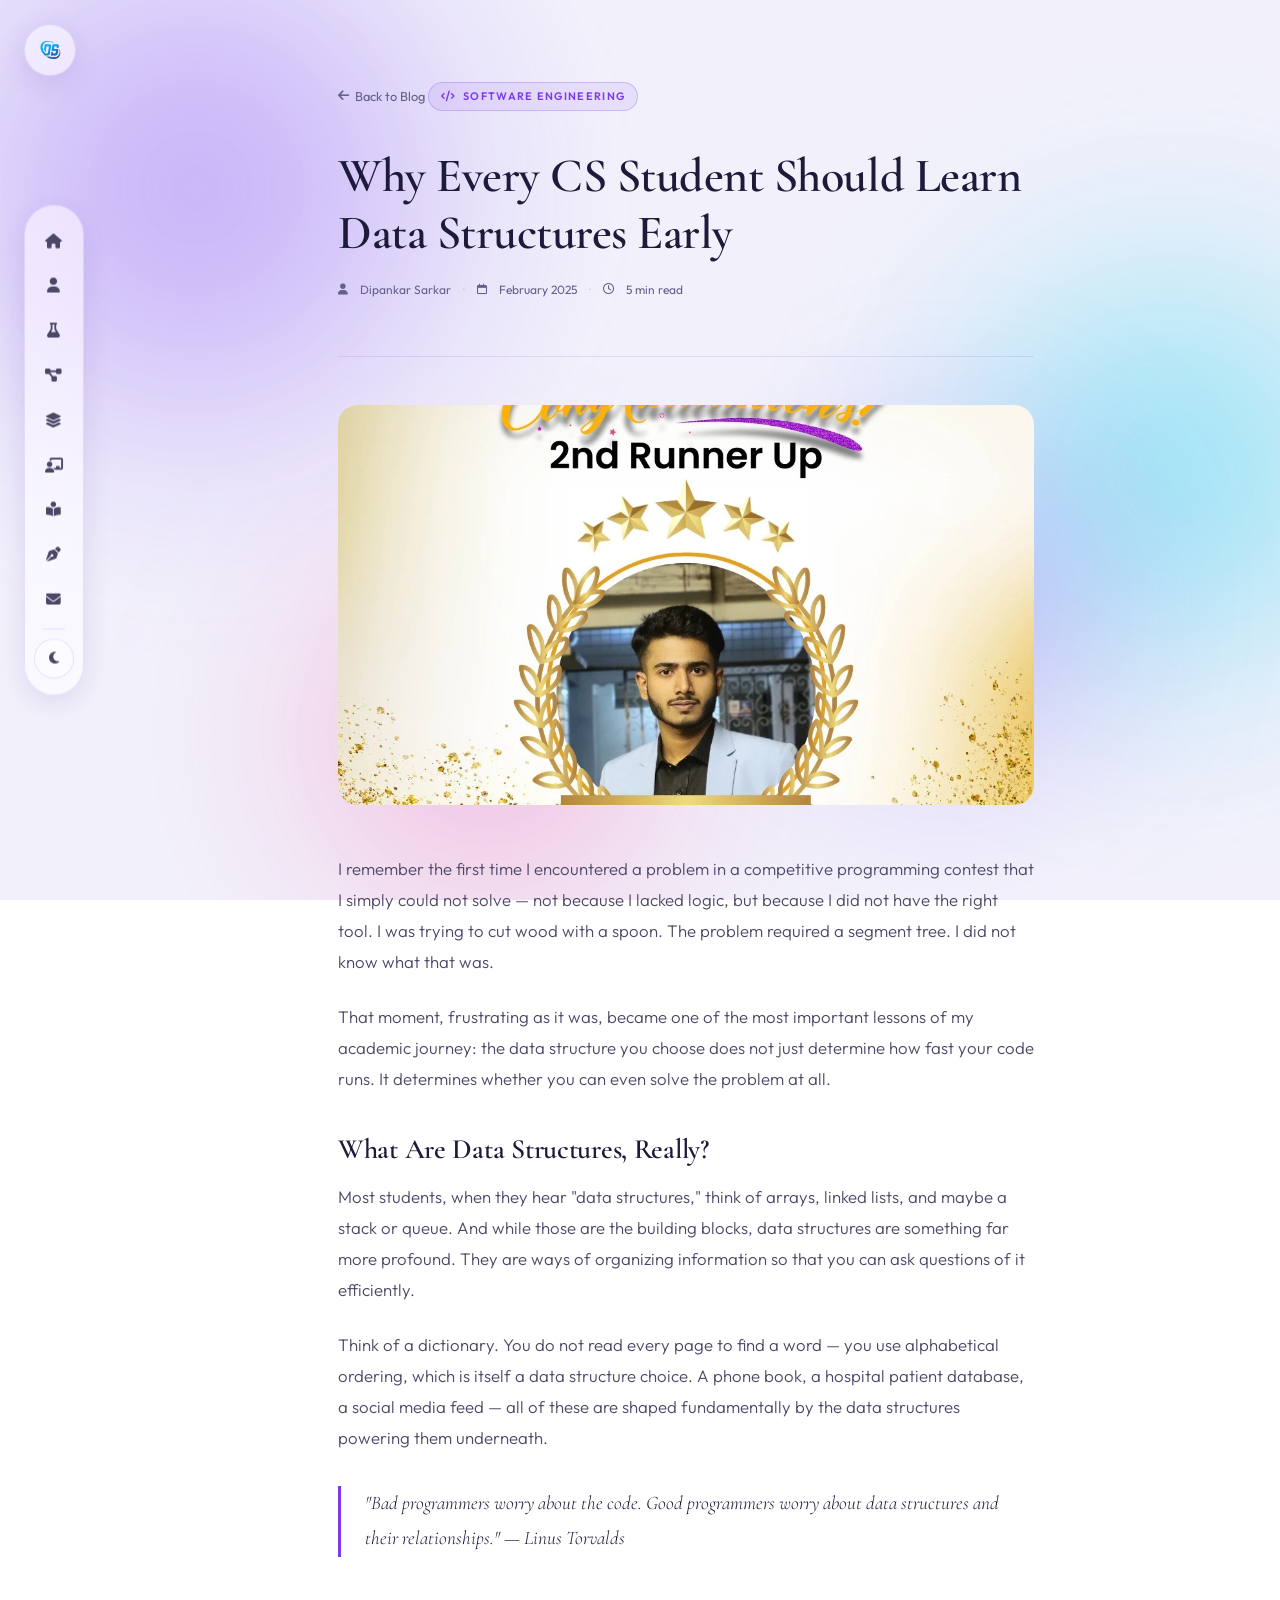
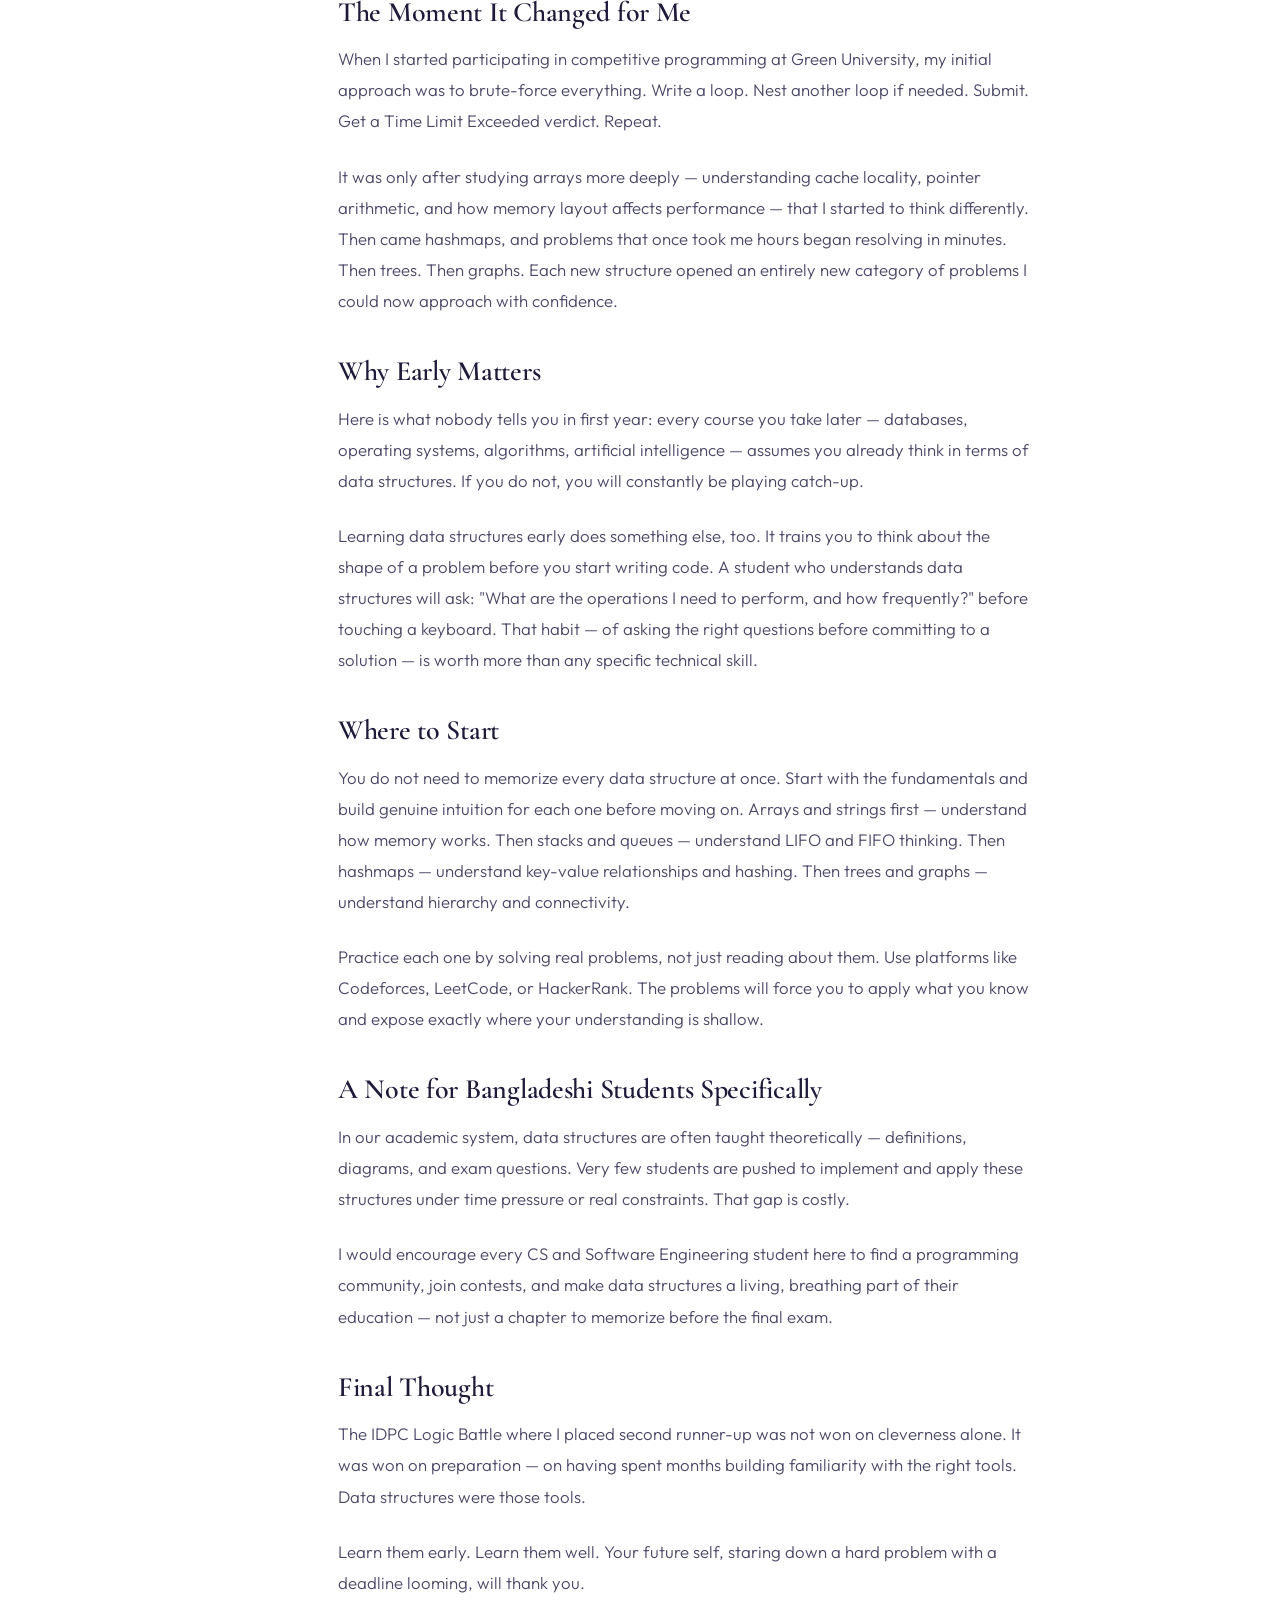
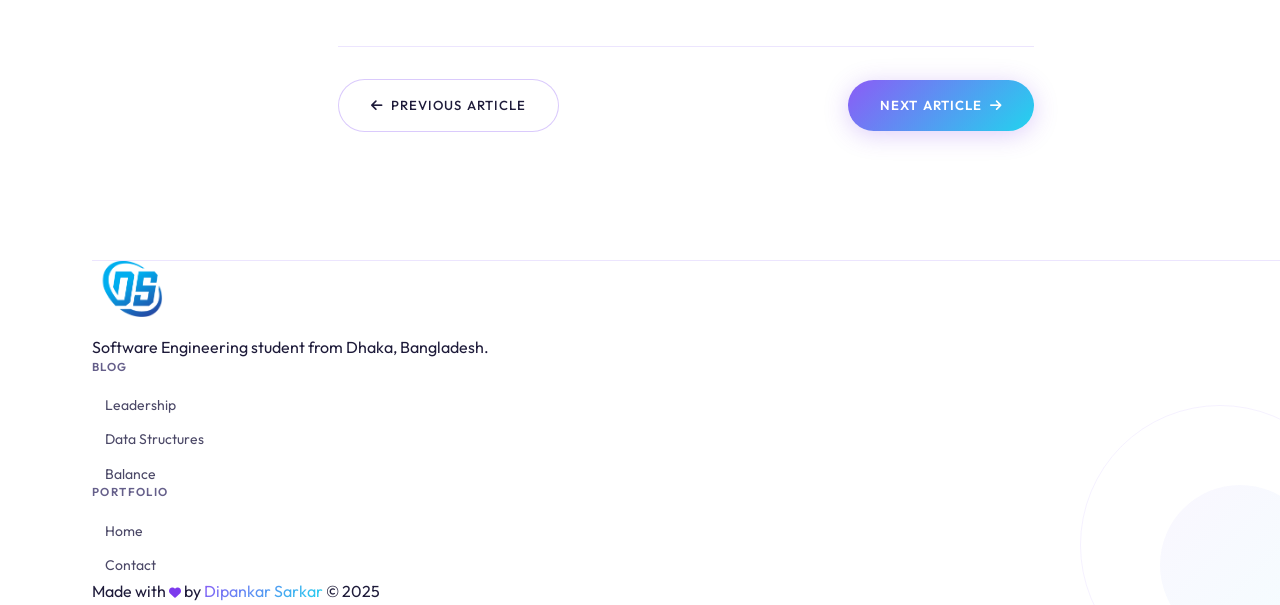
<file: pages/post-datastructures.html>
<!DOCTYPE html>
<html lang="en" data-theme="light">
<head>
<meta charset="UTF-8"><meta name="viewport" content="width=device-width, initial-scale=1.0">
<link rel="icon" type="image/png" href="../images/Logo/favicon/DS.png">
<title>Data Structures — Dipankar Sarkar</title>
<link rel="preconnect" href="https://fonts.googleapis.com">
<link rel="preconnect" href="https://fonts.gstatic.com" crossorigin>
<link href="https://fonts.googleapis.com/css2?family=Cormorant+Garamond:ital,wght@0,400;0,500;0,600;0,700;1,400;1,600&family=Outfit:wght@300;400;500;600&display=swap" rel="stylesheet">
<link rel="stylesheet" href="https://cdnjs.cloudflare.com/ajax/libs/font-awesome/6.5.0/css/all.min.css">
<link rel="stylesheet" href="../css/style.css">
<link rel="stylesheet" href="../css/blog.css">
</head>
<body>
<div class="bg-mesh" id="bgMesh">
  <div class="blob blob-1"></div>
  <div class="blob blob-2"></div>
  <div class="blob blob-3"></div>
  <div class="blob blob-4"></div>
</div>
<a href="../index.html" class="brand-badge"><img src="../images/Logo/DS.png" alt="logo"></a>

<nav id="navbar">
  <ul class="nav-links" id="navLinks">
    <li><a href="../index.html#home" data-tip="Home"><i class="fa-solid fa-house"></i></a></li>
    <li><a href="../index.html#about" data-tip="About"><i class="fa-solid fa-user"></i></a></li>
    <li><a href="../index.html#research" data-tip="Research"><i class="fa-solid fa-flask"></i></a></li>
    <li><a href="../index.html#projects" data-tip="Projects"><i class="fa-solid fa-diagram-project"></i></a></li>
    <li><a href="../index.html#skills" data-tip="Skills"><i class="fa-solid fa-layer-group"></i></a></li>
    <li><a href="../index.html#activities" data-tip="Mentorship"><i class="fa-solid fa-chalkboard-user"></i></a></li>
    <li><a href="course-materials.html" data-tip="Course Materials"><i class="fa-solid fa-book-open-reader"></i></a></li>
    <li><a href="blog.html" data-tip="Blog"><i class="fa-solid fa-pen-nib"></i></a></li>
    <li><a href="../index.html#contact" data-tip="Contact"><i class="fa-solid fa-envelope"></i></a></li>
  </ul>
  <div class="nav-dock-divider"></div>
  <button class="theme-toggle" id="themeToggle" aria-label="Toggle theme" data-tip="Toggle theme">
    <i class="fa-solid fa-moon" id="themeIcon"></i>
  </button>
</nav>

<div class="blog-post-wrap">
  <div class="post-header reveal">
    <a href="blog.html" style="display:inline-flex;align-items:center;gap:0.4rem;font-size:0.8rem;color:var(--text3);margin-bottom:1.5rem;transition:color 0.2s;" onmouseover="this.style.color='var(--accent)'" onmouseout="this.style.color='var(--text3)'">
      <i class="fa-solid fa-arrow-left"></i> Back to Blog
    </a>
    <span class="blog-tag"><i class="fa-solid fa-code"></i> Software Engineering</span>
    <h1 style="margin-top:1rem;">Why Every CS Student Should Learn Data Structures Early</h1>
    <div class="blog-meta" style="margin-top:1rem;">
      <i class="fa-solid fa-user"></i> Dipankar Sarkar
      <span>·</span>
      <i class="fa-regular fa-calendar"></i> February 2025
      <span>·</span>
      <i class="fa-regular fa-clock"></i> 5 min read
    </div>
  </div>

  <img class="post-cover reveal" src="../images/Activities/idpc-2nd-runner-up.webp" alt="Data Structures">

  <div class="post-body reveal">
    <p>I remember the first time I encountered a problem in a competitive programming contest that I simply could not solve — not because I lacked logic, but because I did not have the right tool. I was trying to cut wood with a spoon. The problem required a segment tree. I did not know what that was.</p>
    <p>That moment, frustrating as it was, became one of the most important lessons of my academic journey: the data structure you choose does not just determine how fast your code runs. It determines whether you can even solve the problem at all.</p>

    <h2>What Are Data Structures, Really?</h2>
    <p>Most students, when they hear "data structures," think of arrays, linked lists, and maybe a stack or queue. And while those are the building blocks, data structures are something far more profound. They are ways of organizing information so that you can ask questions of it efficiently.</p>
    <p>Think of a dictionary. You do not read every page to find a word — you use alphabetical ordering, which is itself a data structure choice. A phone book, a hospital patient database, a social media feed — all of these are shaped fundamentally by the data structures powering them underneath.</p>

    <blockquote>"Bad programmers worry about the code. Good programmers worry about data structures and their relationships." — Linus Torvalds</blockquote>

    <h2>The Moment It Changed for Me</h2>
    <p>When I started participating in competitive programming at Green University, my initial approach was to brute-force everything. Write a loop. Nest another loop if needed. Submit. Get a Time Limit Exceeded verdict. Repeat.</p>
    <p>It was only after studying arrays more deeply — understanding cache locality, pointer arithmetic, and how memory layout affects performance — that I started to think differently. Then came hashmaps, and problems that once took me hours began resolving in minutes. Then trees. Then graphs. Each new structure opened an entirely new category of problems I could now approach with confidence.</p>

    <h2>Why Early Matters</h2>
    <p>Here is what nobody tells you in first year: every course you take later — databases, operating systems, algorithms, artificial intelligence — assumes you already think in terms of data structures. If you do not, you will constantly be playing catch-up.</p>
    <p>Learning data structures early does something else, too. It trains you to think about the shape of a problem before you start writing code. A student who understands data structures will ask: "What are the operations I need to perform, and how frequently?" before touching a keyboard. That habit — of asking the right questions before committing to a solution — is worth more than any specific technical skill.</p>

    <h2>Where to Start</h2>
    <p>You do not need to memorize every data structure at once. Start with the fundamentals and build genuine intuition for each one before moving on. Arrays and strings first — understand how memory works. Then stacks and queues — understand LIFO and FIFO thinking. Then hashmaps — understand key-value relationships and hashing. Then trees and graphs — understand hierarchy and connectivity.</p>
    <p>Practice each one by solving real problems, not just reading about them. Use platforms like Codeforces, LeetCode, or HackerRank. The problems will force you to apply what you know and expose exactly where your understanding is shallow.</p>

    <h2>A Note for Bangladeshi Students Specifically</h2>
    <p>In our academic system, data structures are often taught theoretically — definitions, diagrams, and exam questions. Very few students are pushed to implement and apply these structures under time pressure or real constraints. That gap is costly.</p>
    <p>I would encourage every CS and Software Engineering student here to find a programming community, join contests, and make data structures a living, breathing part of their education — not just a chapter to memorize before the final exam.</p>

    <h2>Final Thought</h2>
    <p>The IDPC Logic Battle where I placed second runner-up was not won on cleverness alone. It was won on preparation — on having spent months building familiarity with the right tools. Data structures were those tools.</p>
    <p>Learn them early. Learn them well. Your future self, staring down a hard problem with a deadline looming, will thank you.</p>
  </div>

  <div style="margin-top:3rem;padding-top:2rem;border-top:1px solid var(--border);display:flex;justify-content:space-between;align-items:center;flex-wrap:wrap;gap:1rem;" class="reveal">
    <a href="post-leadership.html" class="btn-outline"><i class="fa-solid fa-arrow-left"></i> Previous Article</a>
    <a href="post-balance.html" class="btn-primary">Next Article <i class="fa-solid fa-arrow-right"></i></a>
  </div>
</div>

<footer>
  <div class="footer-deco"></div><div class="footer-deco2"></div>
  <div class="footer-top">
    <div class="footer-brand">
      <a href="../index.html" class="nav-logo"><img src="../images/Logo/DS.png" alt=""></a>
      <p style="margin-top:1rem;">Software Engineering student from Dhaka, Bangladesh.</p>
    </div>
    <div class="footer-col"><h4>Blog</h4><ul>
      <li><a href="post-leadership.html"><i class="fa-solid fa-chevron-right"></i> Leadership</a></li>
      <li><a href="post-datastructures.html"><i class="fa-solid fa-chevron-right"></i> Data Structures</a></li>
      <li><a href="post-balance.html"><i class="fa-solid fa-chevron-right"></i> Balance</a></li>
    </ul></div>
    <div class="footer-col"><h4>Portfolio</h4><ul>
      <li><a href="../index.html"><i class="fa-solid fa-chevron-right"></i> Home</a></li>
      <li><a href="../index.html#contact"><i class="fa-solid fa-chevron-right"></i> Contact</a></li>
    </ul></div>
  </div>
  <div class="footer-bottom">
    <p>Made with <i class="fa-solid fa-heart" style="color:var(--accent);font-size:0.75rem;"></i> by <span class="grad-text">Dipankar Sarkar</span> &copy; 2025</p>
  </div>
</footer>
<script src="../js/main.js"></script>
</body>
</html>
</file>
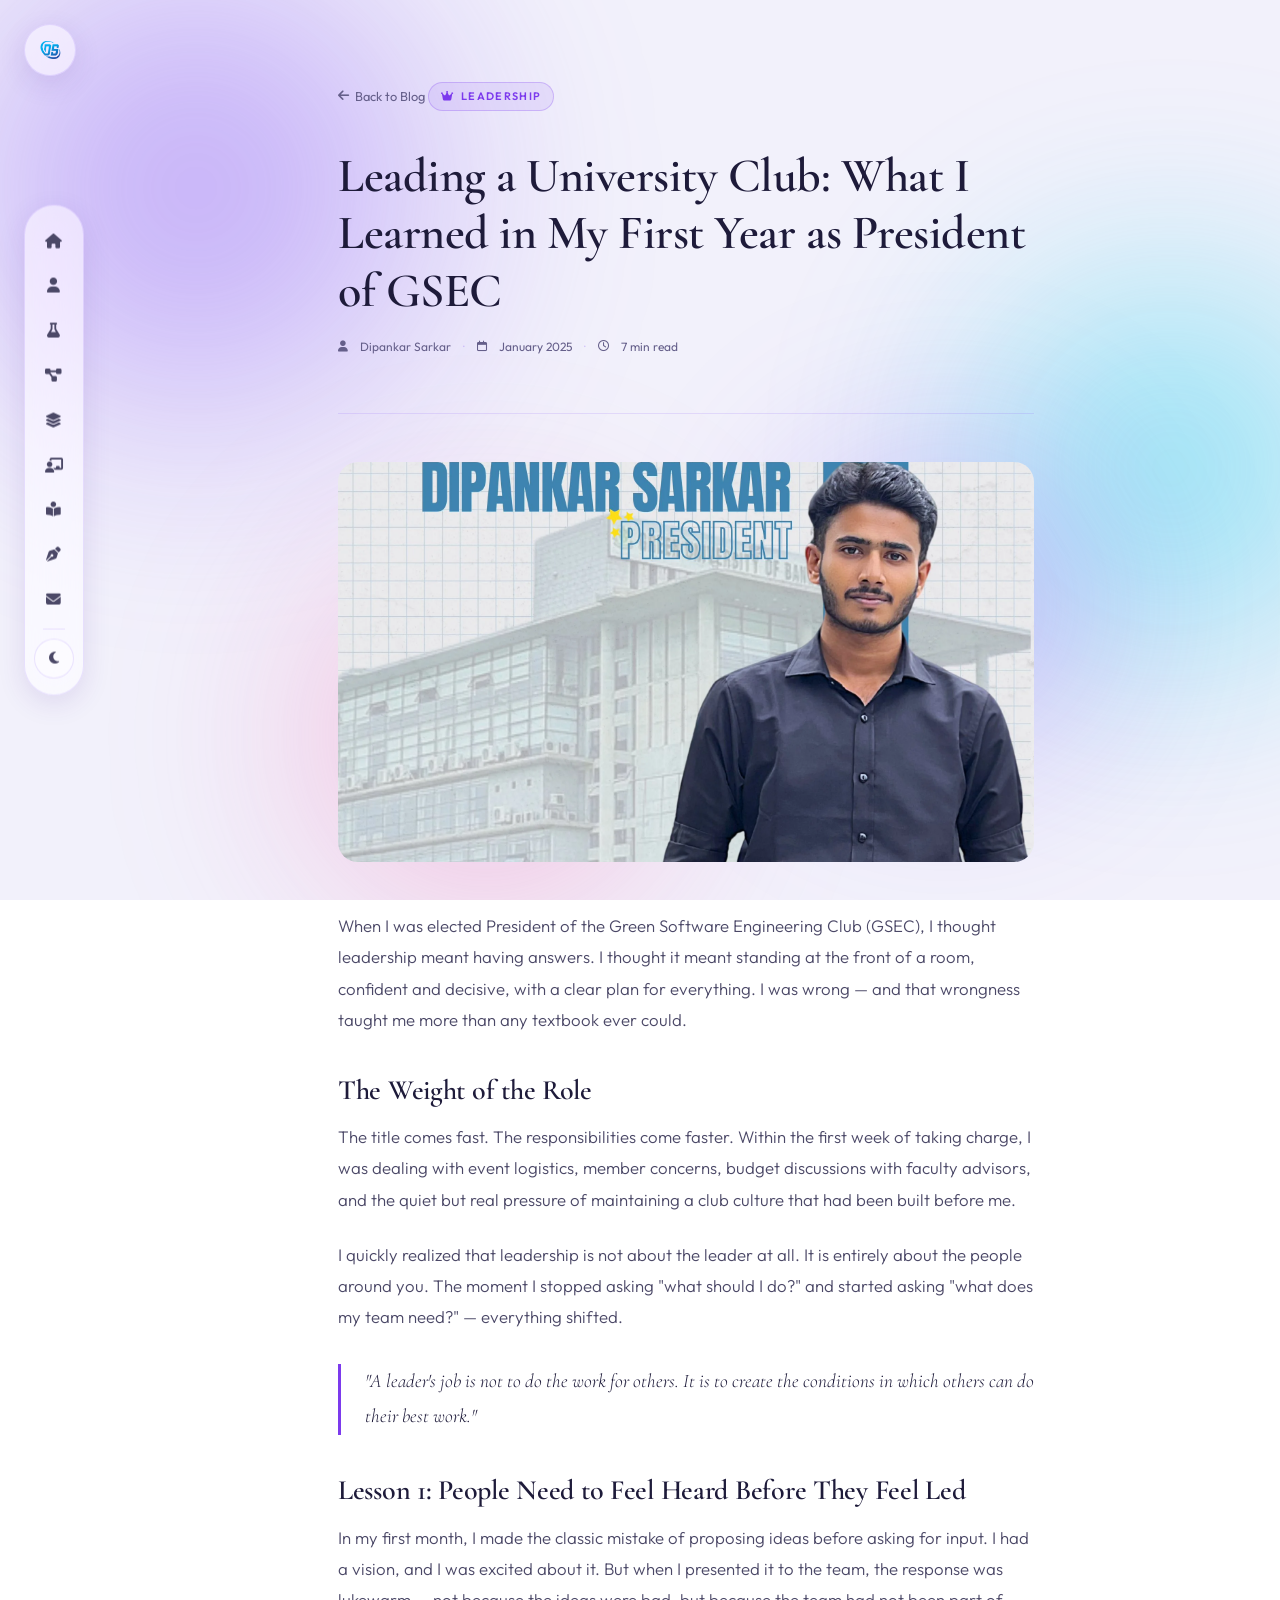
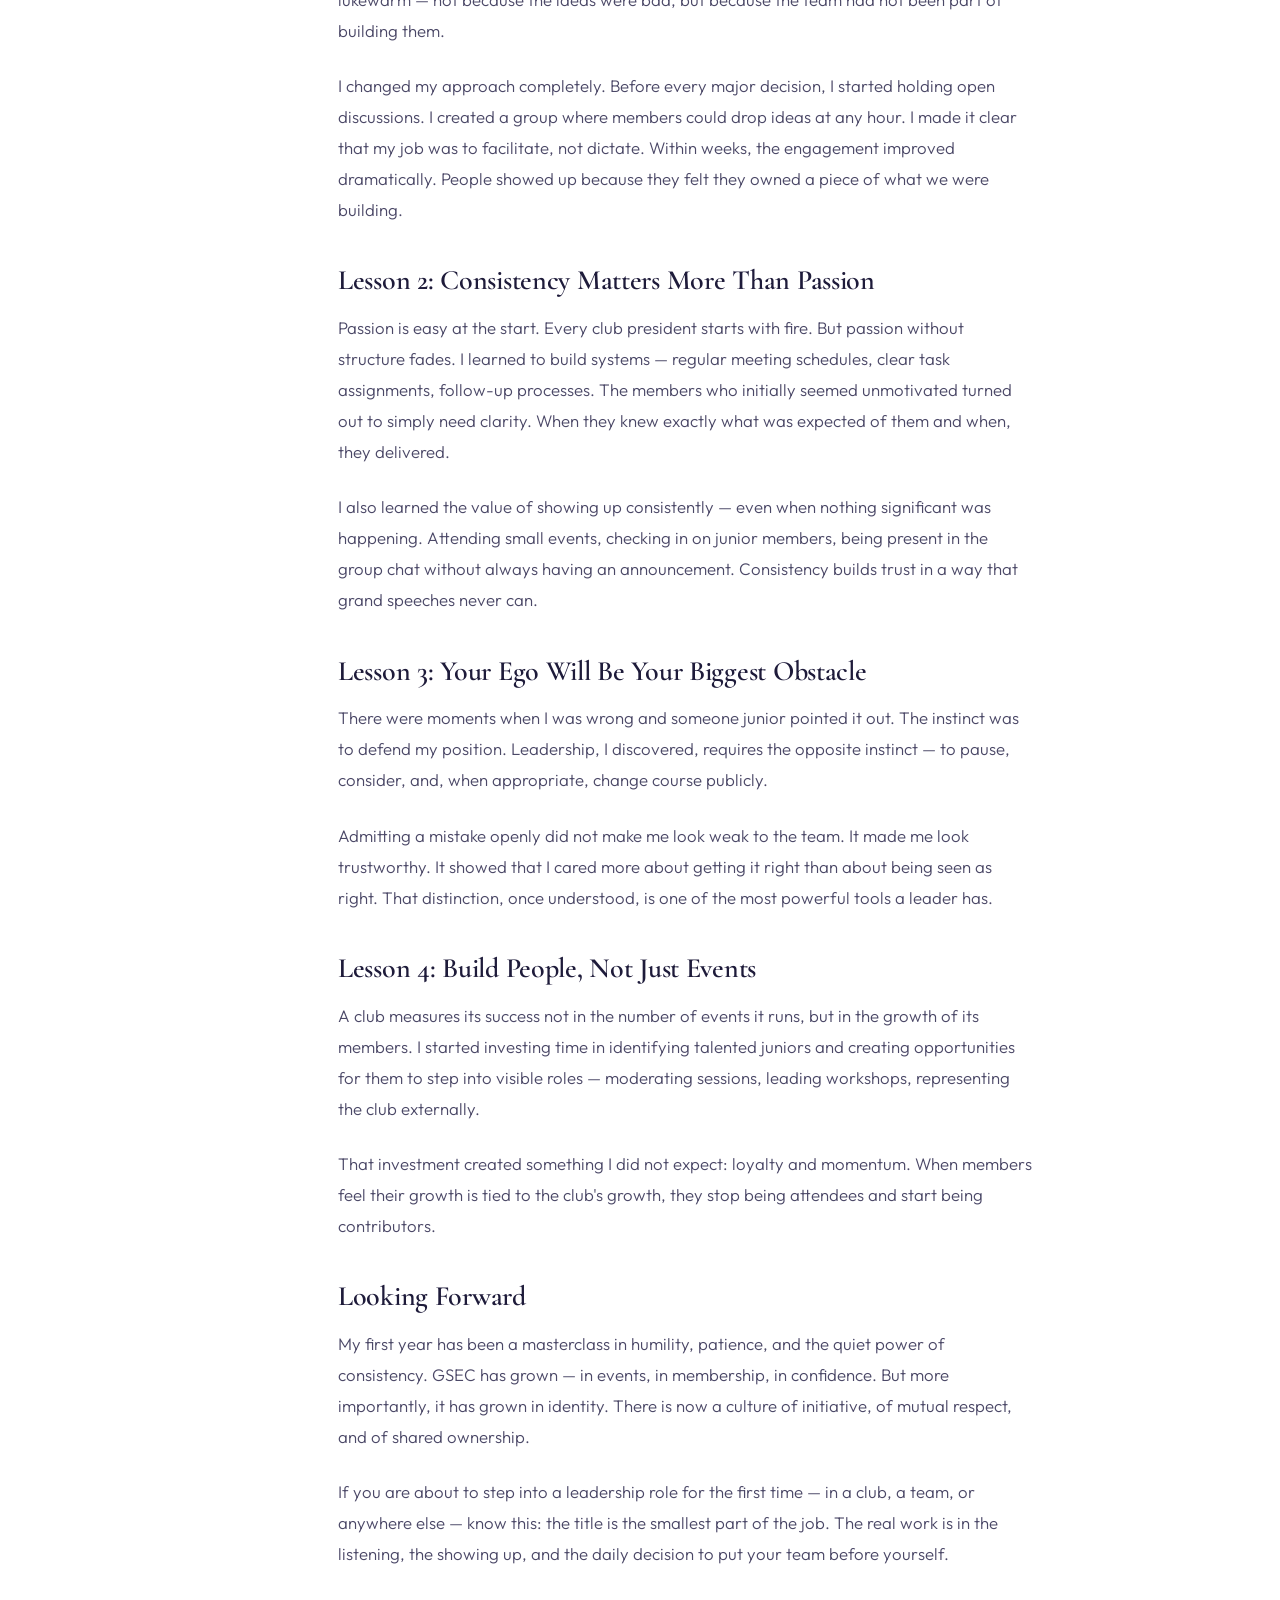
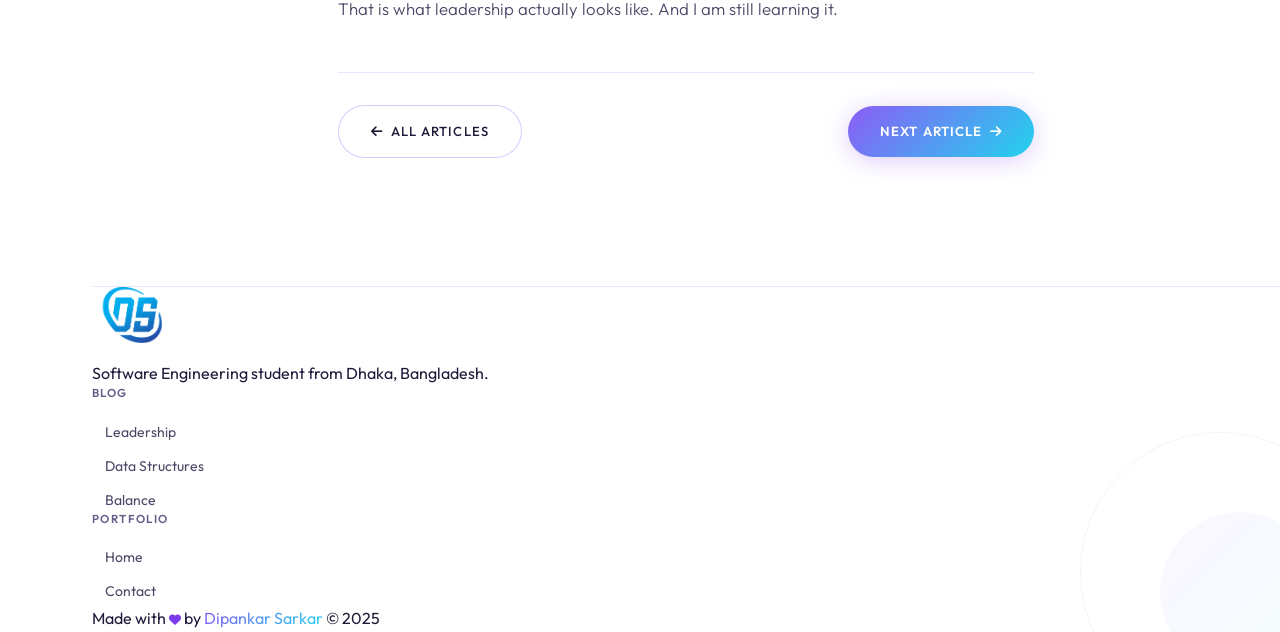
<file: pages/post-leadership.html>
<!DOCTYPE html>
<html lang="en" data-theme="light">
<head>
<meta charset="UTF-8">
<meta name="viewport" content="width=device-width, initial-scale=1.0">
<link rel="icon" type="image/png" href="../images/Logo/favicon/DS.png">
<title>Leading a University Club — Dipankar Sarkar</title>
<link rel="preconnect" href="https://fonts.googleapis.com">
<link rel="preconnect" href="https://fonts.gstatic.com" crossorigin>
<link href="https://fonts.googleapis.com/css2?family=Cormorant+Garamond:ital,wght@0,400;0,500;0,600;0,700;1,400;1,600&family=Outfit:wght@300;400;500;600&display=swap" rel="stylesheet">
<link rel="stylesheet" href="https://cdnjs.cloudflare.com/ajax/libs/font-awesome/6.5.0/css/all.min.css">
<link rel="stylesheet" href="../css/style.css">
<link rel="stylesheet" href="../css/blog.css">
</head>
<body>
<div class="bg-mesh" id="bgMesh">
  <div class="blob blob-1"></div>
  <div class="blob blob-2"></div>
  <div class="blob blob-3"></div>
  <div class="blob blob-4"></div>
</div>
<a href="../index.html" class="brand-badge"><img src="../images/Logo/DS.png" alt="logo"></a>

<nav id="navbar">
  <ul class="nav-links" id="navLinks">
    <li><a href="../index.html#home" data-tip="Home"><i class="fa-solid fa-house"></i></a></li>
    <li><a href="../index.html#about" data-tip="About"><i class="fa-solid fa-user"></i></a></li>
    <li><a href="../index.html#research" data-tip="Research"><i class="fa-solid fa-flask"></i></a></li>
    <li><a href="../index.html#projects" data-tip="Projects"><i class="fa-solid fa-diagram-project"></i></a></li>
    <li><a href="../index.html#skills" data-tip="Skills"><i class="fa-solid fa-layer-group"></i></a></li>
    <li><a href="../index.html#activities" data-tip="Mentorship"><i class="fa-solid fa-chalkboard-user"></i></a></li>
    <li><a href="course-materials.html" data-tip="Course Materials"><i class="fa-solid fa-book-open-reader"></i></a></li>
    <li><a href="blog.html" data-tip="Blog"><i class="fa-solid fa-pen-nib"></i></a></li>
    <li><a href="../index.html#contact" data-tip="Contact"><i class="fa-solid fa-envelope"></i></a></li>
  </ul>
  <div class="nav-dock-divider"></div>
  <button class="theme-toggle" id="themeToggle" aria-label="Toggle theme" data-tip="Toggle theme">
    <i class="fa-solid fa-moon" id="themeIcon"></i>
  </button>
</nav>

<div class="blog-post-wrap">
  <div class="post-header reveal">
    <a href="blog.html" style="display:inline-flex;align-items:center;gap:0.4rem;font-size:0.8rem;color:var(--text3);margin-bottom:1.5rem;transition:color 0.2s;" onmouseover="this.style.color='var(--accent)'" onmouseout="this.style.color='var(--text3)'">
      <i class="fa-solid fa-arrow-left"></i> Back to Blog
    </a>
    <span class="blog-tag"><i class="fa-solid fa-crown"></i> Leadership</span>
    <h1 style="margin-top:1rem;">Leading a University Club: What I Learned in My First Year as President of GSEC</h1>
    <div class="blog-meta" style="margin-top:1rem;">
      <i class="fa-solid fa-user"></i> Dipankar Sarkar
      <span>·</span>
      <i class="fa-regular fa-calendar"></i> January 2025
      <span>·</span>
      <i class="fa-regular fa-clock"></i> 7 min read
    </div>
  </div>

  <img class="post-cover reveal" src="../images/Activities/president-gsec.webp" alt="President GSEC">

  <div class="post-body reveal">
    <p>When I was elected President of the Green Software Engineering Club (GSEC), I thought leadership meant having answers. I thought it meant standing at the front of a room, confident and decisive, with a clear plan for everything. I was wrong — and that wrongness taught me more than any textbook ever could.</p>

    <h2>The Weight of the Role</h2>
    <p>The title comes fast. The responsibilities come faster. Within the first week of taking charge, I was dealing with event logistics, member concerns, budget discussions with faculty advisors, and the quiet but real pressure of maintaining a club culture that had been built before me.</p>
    <p>I quickly realized that leadership is not about the leader at all. It is entirely about the people around you. The moment I stopped asking "what should I do?" and started asking "what does my team need?" — everything shifted.</p>

    <blockquote>"A leader's job is not to do the work for others. It is to create the conditions in which others can do their best work."</blockquote>

    <h2>Lesson 1: People Need to Feel Heard Before They Feel Led</h2>
    <p>In my first month, I made the classic mistake of proposing ideas before asking for input. I had a vision, and I was excited about it. But when I presented it to the team, the response was lukewarm — not because the ideas were bad, but because the team had not been part of building them.</p>
    <p>I changed my approach completely. Before every major decision, I started holding open discussions. I created a group where members could drop ideas at any hour. I made it clear that my job was to facilitate, not dictate. Within weeks, the engagement improved dramatically. People showed up because they felt they owned a piece of what we were building.</p>

    <h2>Lesson 2: Consistency Matters More Than Passion</h2>
    <p>Passion is easy at the start. Every club president starts with fire. But passion without structure fades. I learned to build systems — regular meeting schedules, clear task assignments, follow-up processes. The members who initially seemed unmotivated turned out to simply need clarity. When they knew exactly what was expected of them and when, they delivered.</p>
    <p>I also learned the value of showing up consistently — even when nothing significant was happening. Attending small events, checking in on junior members, being present in the group chat without always having an announcement. Consistency builds trust in a way that grand speeches never can.</p>

    <h2>Lesson 3: Your Ego Will Be Your Biggest Obstacle</h2>
    <p>There were moments when I was wrong and someone junior pointed it out. The instinct was to defend my position. Leadership, I discovered, requires the opposite instinct — to pause, consider, and, when appropriate, change course publicly.</p>
    <p>Admitting a mistake openly did not make me look weak to the team. It made me look trustworthy. It showed that I cared more about getting it right than about being seen as right. That distinction, once understood, is one of the most powerful tools a leader has.</p>

    <h2>Lesson 4: Build People, Not Just Events</h2>
    <p>A club measures its success not in the number of events it runs, but in the growth of its members. I started investing time in identifying talented juniors and creating opportunities for them to step into visible roles — moderating sessions, leading workshops, representing the club externally.</p>
    <p>That investment created something I did not expect: loyalty and momentum. When members feel their growth is tied to the club's growth, they stop being attendees and start being contributors.</p>

    <h2>Looking Forward</h2>
    <p>My first year has been a masterclass in humility, patience, and the quiet power of consistency. GSEC has grown — in events, in membership, in confidence. But more importantly, it has grown in identity. There is now a culture of initiative, of mutual respect, and of shared ownership.</p>
    <p>If you are about to step into a leadership role for the first time — in a club, a team, or anywhere else — know this: the title is the smallest part of the job. The real work is in the listening, the showing up, and the daily decision to put your team before yourself.</p>
    <p>That is what leadership actually looks like. And I am still learning it.</p>
  </div>

  <div style="margin-top:3rem;padding-top:2rem;border-top:1px solid var(--border);display:flex;justify-content:space-between;align-items:center;flex-wrap:wrap;gap:1rem;" class="reveal">
    <a href="blog.html" class="btn-outline"><i class="fa-solid fa-arrow-left"></i> All Articles</a>
    <a href="post-datastructures.html" class="btn-primary">Next Article <i class="fa-solid fa-arrow-right"></i></a>
  </div>
</div>

<footer>
  <div class="footer-deco"></div><div class="footer-deco2"></div>
  <div class="footer-top">
    <div class="footer-brand">
      <a href="../index.html" class="nav-logo"><img src="../images/Logo/DS.png" alt=""></a>
      <p style="margin-top:1rem;">Software Engineering student from Dhaka, Bangladesh.</p>
    </div>
    <div class="footer-col"><h4>Blog</h4><ul>
      <li><a href="post-leadership.html"><i class="fa-solid fa-chevron-right"></i> Leadership</a></li>
      <li><a href="post-datastructures.html"><i class="fa-solid fa-chevron-right"></i> Data Structures</a></li>
      <li><a href="post-balance.html"><i class="fa-solid fa-chevron-right"></i> Balance</a></li>
    </ul></div>
    <div class="footer-col"><h4>Portfolio</h4><ul>
      <li><a href="../index.html"><i class="fa-solid fa-chevron-right"></i> Home</a></li>
      <li><a href="../index.html#contact"><i class="fa-solid fa-chevron-right"></i> Contact</a></li>
    </ul></div>
  </div>
  <div class="footer-bottom">
    <p>Made with <i class="fa-solid fa-heart" style="color:var(--accent);font-size:0.75rem;"></i> by <span class="grad-text">Dipankar Sarkar</span> &copy; 2025</p>
  </div>
</footer>
<script src="../js/main.js"></script>
</body>
</html>
</file>
<file: css/style.css>
/* ============================================================
   DIPANKAR SARKAR — PORTFOLIO  |  style.css  v4
   ============================================================ */

/* ── RESET ── */
*, *::before, *::after { box-sizing: border-box; margin: 0; padding: 0; }
html { scroll-behavior: smooth; font-size: 16px; }
img { display: block; max-width: 100%; }
a { text-decoration: none; color: inherit; }
ul { list-style: none; }

/* ── BRAND TOKENS — Glassmorphism ── */
:root {
  --violet:     #8B5CF6;
  --cyan:       #22D3EE;
  --pink:       #F472B6;
  --grad:       linear-gradient(135deg, #8B5CF6 0%, #22D3EE 100%);
  --grad-r:     linear-gradient(135deg, #22D3EE 0%, #8B5CF6 100%);
  --grad-warm:  linear-gradient(135deg, #F472B6 0%, #8B5CF6 100%);
  --ease:       cubic-bezier(0.4, 0, 0.2, 1);
  --ease-spring:cubic-bezier(0.34, 1.56, 0.64, 1);
  --radius:     12px;
  --radius-lg:  20px;
  --radius-xl:  28px;
  --blur:       blur(20px) saturate(1.7);
}

/* ── LIGHT THEME ── */
[data-theme="light"] {
  --bg:         #f2f1fb;
  --bg2:        #eae7fa;
  --surface:    rgba(255,255,255,0.6);
  --surface2:   rgba(255,255,255,0.4);
  --glass-strong: rgba(255,255,255,0.78);
  --border:     rgba(139,92,246,0.16);
  --border2:    rgba(139,92,246,0.32);
  --text:       #1e1b3a;
  --text2:      #4b4867;
  --text3:      #655f8a;
  --accent:     #7C3AED;
  --accent-lt:  #22D3EE;
  --accent-bg:  rgba(124,58,237,0.09);
  --accent-bdr: rgba(124,58,237,0.25);
  --shadow-sm:  0 1px 3px rgba(76,29,149,0.06), 0 2px 12px rgba(76,29,149,0.06);
  --shadow-md:  0 8px 28px rgba(76,29,149,0.12);
  --shadow-lg:  0 18px 56px rgba(76,29,149,0.18);
  --nav-bg:     rgba(255,255,255,0.55);
}

/* ── DARK THEME ── */
[data-theme="dark"] {
  --bg:         #0b0a19;
  --bg2:        #100e24;
  --surface:    rgba(32,28,58,0.5);
  --surface2:   rgba(32,28,58,0.32);
  --glass-strong: rgba(38,33,68,0.72);
  --border:     rgba(255,255,255,0.09);
  --border2:    rgba(167,139,250,0.28);
  --text:       #f1f0fb;
  --text2:      #beb9e8;
  --text3:      #948fc4;
  --accent:     #A78BFA;
  --accent-lt:  #67E8F9;
  --accent-bg:  rgba(167,139,250,0.13);
  --accent-bdr: rgba(167,139,250,0.32);
  --shadow-sm:  0 1px 3px rgba(0,0,0,0.35), 0 2px 12px rgba(0,0,0,0.3);
  --shadow-md:  0 8px 28px rgba(0,0,0,0.45);
  --shadow-lg:  0 18px 56px rgba(0,0,0,0.55);
  --nav-bg:     rgba(11,10,25,0.55);
}

/* ── AMBIENT BACKGROUND MESH (fixed, sits behind all glass panels) ── */
.bg-mesh { position: fixed; inset: 0; z-index: -1; overflow: hidden; background: var(--bg); }
.bg-mesh .blob {
  position: absolute; border-radius: 50%; filter: blur(90px);
  opacity: 0.55; will-change: transform;
}
[data-theme="dark"] .bg-mesh .blob { opacity: 0.35; }
.bg-mesh .blob-1 { width: 55vw; height: 55vw; max-width: 700px; max-height: 700px; background: radial-gradient(circle, var(--violet) 0%, transparent 70%); top: -18%; left: -12%; animation: meshFloat1 22s ease-in-out infinite alternate; }
.bg-mesh .blob-2 { width: 45vw; height: 45vw; max-width: 600px; max-height: 600px; background: radial-gradient(circle, var(--cyan) 0%, transparent 70%); top: 20%; right: -14%; animation: meshFloat2 26s ease-in-out infinite alternate; }
.bg-mesh .blob-3 { width: 40vw; height: 40vw; max-width: 520px; max-height: 520px; background: radial-gradient(circle, var(--pink) 0%, transparent 70%); bottom: -10%; left: 18%; animation: meshFloat1 30s ease-in-out infinite alternate-reverse; }
.bg-mesh .blob-4 { width: 32vw; height: 32vw; max-width: 420px; max-height: 420px; background: radial-gradient(circle, var(--violet) 0%, transparent 70%); bottom: 10%; right: 10%; animation: meshFloat2 24s ease-in-out infinite alternate; }
@keyframes meshFloat1 { from { transform: translate(0,0) scale(1); } to { transform: translate(6%,8%) scale(1.15); } }
@keyframes meshFloat2 { from { transform: translate(0,0) scale(1); } to { transform: translate(-6%,-6%) scale(1.1); } }
@media (max-width: 700px) { .bg-mesh .blob { filter: blur(60px); } }

/* ── BASE ── */
body {
  font-family: 'Outfit', sans-serif;
  background: transparent;
  color: var(--text);
  line-height: 1.75;
  transition: background 0.35s var(--ease), color 0.35s var(--ease);
  overflow-x: hidden;
  padding-left: 92px;
}
@media (max-width: 900px) { body { padding-left: 0; padding-bottom: 84px; } }
h1, h2, h3, h4 {
  font-family: 'Cormorant Garamond', serif;
  font-weight: 600; line-height: 1.1; letter-spacing: -0.01em;
}

/* ============================================================
   NAV — floating vertical icon dock (desktop) /
         horizontal scroll bar (mobile)
   ============================================================ */
.brand-badge {
  position: fixed; top: 1.5rem; left: 1.5rem; z-index: 301;
  width: 52px; height: 52px; border-radius: 50%;
  display: flex; align-items: center; justify-content: center;
  background: var(--nav-bg); backdrop-filter: var(--blur); -webkit-backdrop-filter: var(--blur);
  border: 1px solid var(--border); box-shadow: var(--shadow-md);
  transition: transform 0.3s var(--ease-spring), box-shadow 0.3s;
}
.brand-badge:hover { transform: scale(1.08) rotate(-6deg); box-shadow: var(--shadow-lg); }
.brand-badge img { width: 26px; height: auto; }

#navbar {
  position: fixed; top: 50%; left: 1.5rem; transform: translateY(-50%); z-index: 300;
  display: flex; flex-direction: column; align-items: center; gap: 0.4rem;
  padding: 1rem 0.55rem;
  background: var(--nav-bg);
  backdrop-filter: var(--blur); -webkit-backdrop-filter: var(--blur);
  border: 1px solid var(--border);
  border-radius: 100px;
  box-shadow: var(--shadow-md);
}
.nav-links { display: flex; flex-direction: column; align-items: center; gap: 0.3rem; }
.nav-links a {
  width: 40px; height: 40px; border-radius: 50%;
  display: flex; align-items: center; justify-content: center;
  font-size: 0.92rem; color: var(--text2);
  position: relative; transition: background 0.25s var(--ease), color 0.25s, transform 0.3s var(--ease-spring);
}
.nav-links a:hover { background: var(--accent-bg); color: var(--accent); transform: scale(1.12); }
.nav-links a.active { background: var(--grad); color: #fff; box-shadow: 0 2px 14px var(--accent-bdr); }
.nav-links a::after {
  content: attr(data-tip); position: absolute; left: 130%; top: 50%; transform: translateY(-50%) translateX(-6px);
  background: var(--glass-strong); backdrop-filter: var(--blur); -webkit-backdrop-filter: var(--blur);
  border: 1px solid var(--border); color: var(--text);
  font-size: 0.72rem; font-weight: 500; white-space: nowrap;
  padding: 0.4rem 0.8rem; border-radius: 100px; box-shadow: var(--shadow-md);
  opacity: 0; pointer-events: none; transition: opacity 0.2s var(--ease), transform 0.2s var(--ease);
}
.nav-links a:hover::after { opacity: 1; transform: translateY(-50%) translateX(0); }
.nav-dock-divider { width: 22px; height: 1px; background: var(--border); margin: 0.15rem 0; }
.theme-toggle {
  width: 40px; height: 40px; border-radius: 50%;
  display: flex; align-items: center; justify-content: center;
  background: var(--surface2); border: 1px solid var(--border);
  cursor: pointer; transition: border-color 0.2s, transform 0.3s var(--ease-spring);
  position: relative;
}
.theme-toggle:hover { border-color: var(--accent); transform: scale(1.12) rotate(-12deg); }
.theme-toggle i { font-size: 0.85rem; color: var(--text2); }
.theme-toggle::after {
  content: attr(data-tip); position: absolute; left: 130%; top: 50%; transform: translateY(-50%) translateX(-6px);
  background: var(--glass-strong); backdrop-filter: var(--blur); -webkit-backdrop-filter: var(--blur);
  border: 1px solid var(--border); color: var(--text);
  font-size: 0.72rem; font-weight: 500; white-space: nowrap;
  padding: 0.4rem 0.8rem; border-radius: 100px; box-shadow: var(--shadow-md);
  opacity: 0; pointer-events: none; transition: opacity 0.2s var(--ease), transform 0.2s var(--ease);
}
.theme-toggle:hover::after { opacity: 1; transform: translateY(-50%) translateX(0); }

/* ============================================================
   LAYOUT HELPERS
   ============================================================ */
.container { max-width: 1100px; margin: 0 auto; padding: 0 4rem; }
.section-pad { padding: 6rem 0; }
section { position: relative; }
#home { border-top: none; }

.eyebrow {
  font-family: 'Outfit', sans-serif;
  font-size: 0.7rem; font-weight: 600; letter-spacing: 0.16em; text-transform: uppercase;
  color: var(--accent);
  display: inline-flex; align-items: center; gap: 0.55rem; margin-bottom: 1rem;
  background: var(--accent-bg); border: 1px solid var(--accent-bdr);
  padding: 0.35rem 0.9rem 0.35rem 0.7rem; border-radius: 100px;
  backdrop-filter: var(--blur); -webkit-backdrop-filter: var(--blur);
}
.eyebrow::before { content: ''; display: block; width: 6px; height: 6px; border-radius: 50%; background: var(--grad); flex-shrink: 0; }
.section-title { font-size: clamp(2rem, 4vw, 3.25rem); color: var(--text); margin-bottom: 0.5rem; }
.section-title em { font-style: italic; background: var(--grad); -webkit-background-clip: text; -webkit-text-fill-color: transparent; background-clip: text; font-weight: 600; }
.section-sub { font-size: 0.975rem; color: var(--text2); max-width: 520px; font-weight: 300; margin-bottom: 3.5rem; line-height: 1.7; }

.card {
  background: var(--surface); backdrop-filter: var(--blur); -webkit-backdrop-filter: var(--blur); border: 1px solid var(--border); border-radius: var(--radius-lg);
  backdrop-filter: var(--blur); -webkit-backdrop-filter: var(--blur);
  box-shadow: var(--shadow-sm);
  transition: border-color 0.3s var(--ease), transform 0.35s var(--ease-spring), box-shadow 0.3s var(--ease), background 0.3s var(--ease);
}
.card:hover { border-color: var(--accent-bdr); transform: translateY(-6px); box-shadow: var(--shadow-lg); background: var(--glass-strong); }

.btn-primary {
  display: inline-flex; align-items: center; gap: 0.5rem;
  background: var(--grad); color: #fff;
  font-family: 'Outfit', sans-serif; font-size: 0.82rem; font-weight: 600;
  letter-spacing: 0.08em; text-transform: uppercase;
  padding: 0.875rem 2rem; border-radius: 100px;
  transition: box-shadow 0.3s var(--ease), transform 0.3s var(--ease-spring);
  box-shadow: 0 4px 24px var(--accent-bdr); border: none; cursor: pointer;
}
.btn-primary:hover { box-shadow: 0 8px 32px var(--accent-bdr); transform: translateY(-3px) scale(1.02); }
.btn-outline {
  display: inline-flex; align-items: center; gap: 0.5rem;
  background: var(--surface2); color: var(--text);
  backdrop-filter: var(--blur); -webkit-backdrop-filter: var(--blur);
  font-family: 'Outfit', sans-serif; font-size: 0.82rem; font-weight: 500;
  letter-spacing: 0.08em; text-transform: uppercase;
  padding: 0.875rem 2rem; border-radius: 100px;
  border: 1px solid var(--border2);
  transition: border-color 0.25s, background 0.25s, color 0.25s, transform 0.3s var(--ease-spring);
}
.btn-outline:hover { border-color: var(--accent); background: var(--accent-bg); color: var(--accent); transform: translateY(-3px); }

/* ── REVEAL ── */
.reveal { opacity: 0; transform: translateY(26px); transition: opacity 0.65s var(--ease), transform 0.65s var(--ease); }
.reveal.visible { opacity: 1; transform: none; }

/* ── GRADIENT TEXT ── */
.grad-text { background: var(--grad); -webkit-background-clip: text; -webkit-text-fill-color: transparent; background-clip: text; }

/* ============================================================
   HERO — GLASS PANEL
   ============================================================ */
#home {
  min-height: 100vh; padding-top: 3rem;
  display: flex; flex-direction: column; align-items: center; justify-content: center;
  position: relative; overflow: hidden;
}

/* Hero bento grid */
.hero-bento {
  max-width: 1180px; width: min(94%, 1180px); margin: 0 auto;
  display: grid; grid-template-columns: 1.15fr 0.85fr; grid-template-rows: auto auto;
  gap: 1.25rem; position: relative; z-index: 1;
}
.hero-text-tile {
  grid-column: 1; grid-row: 1;
  background: var(--surface); border: 1px solid var(--border);
  backdrop-filter: var(--blur); -webkit-backdrop-filter: var(--blur);
  border-radius: var(--radius-xl); box-shadow: var(--shadow-lg);
  padding: 3rem 3rem 2.5rem; position: relative; overflow: hidden;
}
.hero-text-tile::before {
  content: ''; position: absolute; top: -30%; right: -15%; width: 320px; height: 320px;
  background: radial-gradient(circle, var(--accent-bg) 0%, transparent 70%);
  pointer-events: none;
}

/* Hero entry animations */
.hero-anim-1 { opacity: 0; transform: translateY(20px); animation: heroIn 0.6s 0.1s var(--ease) forwards; }
.hero-anim-2 { opacity: 0; transform: translateY(30px); animation: heroIn 0.7s 0.25s var(--ease) forwards; }
.hero-anim-3 { opacity: 0; transform: translateY(20px); animation: heroIn 0.6s 0.4s var(--ease) forwards; }
.hero-anim-4 { opacity: 0; transform: translateY(20px); animation: heroIn 0.6s 0.55s var(--ease) forwards; }
.hero-anim-5 { opacity: 0; transform: translateY(20px); animation: heroIn 0.6s 0.7s var(--ease) forwards; }
.hero-anim-6 { opacity: 0; transform: translateY(20px); animation: heroIn 0.6s 0.85s var(--ease) forwards; }
@keyframes heroIn { to { opacity: 1; transform: translateY(0); } }

/* Badge pill */
.hero-badge-pill {
  display: inline-flex; align-items: center; gap: 0.6rem;
  background: var(--accent-bg); border: 1px solid var(--accent-bdr);
  border-radius: 100px; padding: 0.4rem 1rem;
  font-size: 0.72rem; font-weight: 600; letter-spacing: 0.1em; text-transform: uppercase;
  color: var(--accent); margin-bottom: 1.5rem;
  transition: transform 0.3s var(--ease-spring), box-shadow 0.3s;
}
.hero-badge-pill:hover { transform: rotate(-2deg) scale(1.04); box-shadow: var(--shadow-sm); }
.status-dot {
  width: 7px; height: 7px; border-radius: 50%; background: #22c55e;
  animation: pulse 2s ease-in-out infinite; flex-shrink: 0;
}
@keyframes pulse { 0%,100%{opacity:1;transform:scale(1)} 50%{opacity:0.4;transform:scale(0.7)} }

/* Hero name — stacked lines */
.hero-name {
  display: flex; flex-direction: column;
  margin-bottom: 1.25rem; line-height: 1;
}
.hero-hi {
  font-family: 'Outfit', sans-serif;
  font-size: clamp(1rem, 2vw, 1.2rem); font-weight: 300;
  color: var(--text3); letter-spacing: 0.12em; text-transform: uppercase;
  margin-bottom: 0.5rem;
}
.hero-firstname {
  font-family: 'Cormorant Garamond', serif;
  font-size: clamp(3rem, 5.5vw, 4.75rem); font-weight: 700;
  letter-spacing: -0.025em; color: var(--text); line-height: 0.95;
}
.hero-lastname {
  font-family: 'Cormorant Garamond', serif;
  font-size: clamp(3rem, 5.5vw, 4.75rem); font-weight: 700;
  letter-spacing: -0.025em; line-height: 0.95;
}

/* Typewriter */
.hero-typewriter {
  font-size: 1.1rem; color: var(--text2); font-weight: 300;
  margin-bottom: 1.5rem; display: flex; align-items: center; gap: 0.3rem;
  min-height: 1.75rem;
}
.tw-prefix { color: var(--text3); }
.tw-word {
  font-weight: 600; font-size: 1.1rem;
  background: var(--grad); -webkit-background-clip: text; -webkit-text-fill-color: transparent; background-clip: text;
}
.tw-cursor {
  color: var(--accent); font-weight: 300; animation: blink 1s step-end infinite;
}
@keyframes blink { 0%,100%{opacity:1} 50%{opacity:0} }

/* Hero quote */
.hero-quote {
  font-family: 'Cormorant Garamond', serif;
  font-size: 1.05rem; font-style: italic; color: var(--text2);
  background: var(--surface2); border: 1px solid var(--border); border-left: 3px solid var(--accent);
  border-radius: 0 var(--radius-lg) var(--radius-lg) 0;
  padding: 1rem 1.25rem; margin-bottom: 2rem; line-height: 1.6; max-width: 460px;
  position: relative;
  transition: transform 0.3s var(--ease-spring);
}
.hero-quote:hover { transform: rotate(-0.6deg) translateY(-3px); }
.hero-quote::before {
  content: '\201C'; position: absolute; top: -0.6rem; left: 0.9rem;
  font-size: 2.5rem; color: var(--accent); opacity: 0.35; font-family: Georgia, serif; line-height: 1;
}

.hero-btns { display: flex; gap: 1rem; flex-wrap: wrap; }

/* Hero stat tiles (bento row) */
.hero-stats-row { grid-column: 1; grid-row: 2; display: flex; gap: 1.1rem; }
.hero-stat-tile {
  flex: 1; text-align: center; padding: 1.35rem 1rem;
  background: var(--surface); border: 1px solid var(--border);
  backdrop-filter: var(--blur); -webkit-backdrop-filter: var(--blur);
  border-radius: var(--radius-lg); box-shadow: var(--shadow-sm);
  transition: transform 0.35s var(--ease-spring), box-shadow 0.3s, background 0.3s;
}
.hero-stat-tile:nth-child(1) { transform: rotate(-1.2deg); }
.hero-stat-tile:nth-child(2) { transform: rotate(0.8deg); }
.hero-stat-tile:nth-child(3) { transform: rotate(-0.6deg); }
.hero-stat-tile:hover { transform: translateY(-6px) rotate(0deg) scale(1.03); box-shadow: var(--shadow-lg); background: var(--glass-strong); }
.hero-stat-icon { font-size: 0.9rem; color: var(--accent); margin-bottom: 0.5rem; display: block; transition: transform 0.35s var(--ease-spring); }
.hero-stat-tile:hover .hero-stat-icon { transform: scale(1.25) rotate(-10deg); }
.hero-stat-val {
  font-family: 'Cormorant Garamond', serif; font-size: 1.9rem; font-weight: 700; line-height: 1;
  background: var(--grad); -webkit-background-clip: text; -webkit-text-fill-color: transparent; background-clip: text;
}
.hero-stat-label { font-size: 0.66rem; color: var(--text3); letter-spacing: 0.05em; text-transform: uppercase; margin-top: 5px; }

/* Hero photo tile — full-bleed image bento tile */
.hero-photo-tile {
  grid-column: 2; grid-row: 1 / span 2; position: relative; overflow: hidden;
  border-radius: var(--radius-xl); border: 1px solid var(--border);
  box-shadow: var(--shadow-lg); min-height: 100%; perspective: 1000px;
}
.hero-photo-tile img {
  width: 100%; height: 100%; min-height: 480px; object-fit: cover; object-position: top;
  display: block; transition: transform 0.6s var(--ease);
}
.hero-photo-tile:hover img { transform: scale(1.06); }
.hero-photo-scrim {
  position: absolute; inset: 0;
  background: linear-gradient(180deg, transparent 40%, rgba(11,10,25,0.55) 100%);
  pointer-events: none;
}

/* Floating badges (over photo tile) */
.hero-float-badge {
  position: absolute; z-index: 3;
  background: var(--glass-strong); backdrop-filter: var(--blur); -webkit-backdrop-filter: var(--blur); border: 1px solid rgba(255,255,255,0.25);
  border-radius: var(--radius-lg); padding: 0.75rem 1rem;
  box-shadow: var(--shadow-md);
  display: flex; align-items: center; gap: 0.75rem;
  animation: badgeFloat 4s ease-in-out infinite;
  transition: transform 0.3s var(--ease-spring);
}
.hero-float-badge:hover { transform: scale(1.06); }
.hero-float-badge:nth-child(4) { animation-delay: -2s; }
.fb-icon {
  width: 34px; height: 34px; border-radius: var(--radius); flex-shrink: 0;
  background: var(--grad); display: flex; align-items: center; justify-content: center;
}
.fb-icon i { font-size: 0.85rem; color: #fff; }
.float-val { font-family: 'Cormorant Garamond', serif; font-size: 1.2rem; font-weight: 700; color: var(--text); line-height: 1; }
.float-lbl { font-size: 0.65rem; color: var(--text3); text-transform: uppercase; letter-spacing: 0.08em; margin-top: 2px; }
.fb-tl { top: 1rem; left: 1rem; }
.fb-br { bottom: 1rem; right: 1rem; }
@keyframes badgeFloat { 0%,100%{transform:translateY(0)} 50%{transform:translateY(-6px)} }

/* Scroll hint */
.hero-scroll-hint {
  position: relative; margin: 2rem auto 0; width: fit-content;
  display: flex; flex-direction: column; align-items: center; gap: 0.4rem;
  z-index: 1; animation: heroIn 0.6s 1.2s var(--ease) both;
}
.hero-scroll-hint span { font-size: 0.68rem; color: var(--text3); letter-spacing: 0.12em; text-transform: uppercase; }
.hero-scroll-arrow {
  width: 32px; height: 32px; border: 1px solid var(--border); border-radius: 50%;
  display: flex; align-items: center; justify-content: center; color: var(--text3); font-size: 0.7rem;
  animation: scrollBounce 2s ease-in-out infinite;
}
@keyframes scrollBounce { 0%,100%{transform:translateY(0)} 50%{transform:translateY(5px)} }

/* ============================================================
   ABOUT
   ============================================================ */
.about-grid { display: grid; grid-template-columns: 1fr 1fr; gap: 5rem; align-items: start; }
.about-text p { color: var(--text2); margin-bottom: 1.25rem; font-weight: 300; font-size: 1rem; line-height: 1.8; }
.about-text strong { color: var(--accent); font-weight: 500; }
.about-socials { display: flex; gap: 0.625rem; margin-top: 1.5rem; flex-wrap: wrap; }
.about-social-btn {
  width: 38px; height: 38px; border-radius: var(--radius);
  background: var(--surface2); border: 1px solid var(--border);
  display: flex; align-items: center; justify-content: center;
  color: var(--text3); font-size: 0.9rem;
  transition: border-color 0.2s, color 0.2s, background 0.2s, transform 0.2s;
}
.about-social-btn:hover { border-color: var(--accent); color: var(--accent); background: var(--accent-bg); transform: translateY(-2px); }
.about-meta { display: grid; grid-template-columns: 1fr 1fr; gap: 1rem; }
.meta-card { display: flex; align-items: center; gap: 1.125rem; padding: 1.1rem 1.25rem; }
.meta-card-wide { grid-column: 1 / -1; }
.meta-icon { width: 40px; height: 40px; flex-shrink: 0; border-radius: var(--radius); background: var(--accent-bg); border: 1px solid var(--accent-bdr); display: flex; align-items: center; justify-content: center; transition: transform 0.3s var(--ease-spring); }
.meta-card:hover .meta-icon { transform: rotate(-10deg) scale(1.1); }
.meta-icon i { font-size: 0.95rem; color: var(--accent); }
.meta-label { font-size: 0.68rem; color: var(--text3); text-transform: uppercase; letter-spacing: 0.08em; margin-bottom: 2px; }
.meta-val { font-size: 0.9rem; font-weight: 500; color: var(--text); }

/* ============================================================
   ONGOING RESEARCH PROJECT — SPOTLIGHT CARD
   ============================================================ */
.research-spotlight {
  position: relative; display: flex; gap: 2rem; align-items: flex-start;
  background: var(--surface); backdrop-filter: var(--blur); -webkit-backdrop-filter: var(--blur); border: 1px solid var(--border); border-radius: var(--radius-xl);
  padding: 2.75rem; overflow: hidden;
  transition: transform 0.4s var(--ease-spring), border-color 0.3s, box-shadow 0.4s var(--ease);
}
.research-spotlight:hover { transform: translateY(-6px); border-color: var(--accent-bdr); box-shadow: var(--shadow-lg); }
.rs-glow {
  position: absolute; top: -40%; right: -15%; width: 420px; height: 420px; border-radius: 50%;
  background: radial-gradient(circle, var(--accent-bg) 0%, transparent 70%);
  pointer-events: none; opacity: 0; transition: opacity 0.5s var(--ease);
}
.research-spotlight:hover .rs-glow { opacity: 1; }
.rs-icon {
  width: 64px; height: 64px; flex-shrink: 0; border-radius: var(--radius-lg);
  background: var(--grad); display: flex; align-items: center; justify-content: center;
  color: #fff; font-size: 1.6rem; position: relative; z-index: 1;
  transition: transform 0.4s var(--ease-spring);
}
.research-spotlight:hover .rs-icon { transform: rotate(-8deg) scale(1.08); }
.rs-body { position: relative; z-index: 1; flex: 1; min-width: 0; }
.rs-status { display: inline-flex; align-items: center; gap: 0.4rem; font-size: 0.68rem; font-weight: 600; letter-spacing: 0.08em; text-transform: uppercase; background: var(--accent-bg); border: 1px solid var(--accent-bdr); color: var(--accent); padding: 0.3rem 0.8rem; border-radius: 100px; margin-bottom: 1rem; }
.rs-title { font-family: 'Cormorant Garamond', serif; font-size: 1.6rem; font-weight: 600; color: var(--text); line-height: 1.3; margin-bottom: 0.9rem; }
.rs-desc { font-size: 0.92rem; color: var(--text2); font-weight: 300; line-height: 1.8; margin-bottom: 1.5rem; max-width: 620px; }
.rs-links { display: flex; flex-wrap: wrap; align-items: center; gap: 1.25rem; }
.rs-link-placeholder { font-size: 0.8rem; color: var(--text2); font-style: italic; display: inline-flex; align-items: center; gap: 0.4rem; }
.rs-link { font-size: 0.8rem; font-weight: 600; color: var(--accent); display: inline-flex; align-items: center; gap: 0.4rem; transition: gap 0.2s; }
.rs-link:hover { gap: 0.65rem; text-decoration: underline; }

/* ============================================================
   COURSE MATERIALS CTA BANNER
   ============================================================ */
#course-materials-cta { padding: 0 0 2rem; }
.cta-banner {
  display: flex; align-items: center; gap: 2rem; flex-wrap: wrap;
  background: var(--surface); backdrop-filter: var(--blur); -webkit-backdrop-filter: var(--blur); border: 1px solid var(--border); border-radius: var(--radius-xl);
  padding: 2.25rem 2.5rem; position: relative; overflow: hidden;
}
.cta-banner::before {
  content: ''; position: absolute; inset: 0;
  background: radial-gradient(ellipse 60% 100% at 100% 0%, var(--accent-bg) 0%, transparent 70%);
  pointer-events: none;
}
.cta-banner-icon {
  width: 56px; height: 56px; flex-shrink: 0; border-radius: var(--radius-lg);
  background: var(--grad); display: flex; align-items: center; justify-content: center;
  color: #fff; font-size: 1.4rem; position: relative; z-index: 1;
}
.cta-banner-text { flex: 1; min-width: 240px; position: relative; z-index: 1; }
.cta-banner-title { font-family: 'Cormorant Garamond', serif; font-size: 1.5rem; font-weight: 600; color: var(--text); margin-bottom: 0.4rem; }
.cta-banner-desc { font-size: 0.88rem; color: var(--text2); font-weight: 300; line-height: 1.6; max-width: 560px; }
.cta-banner-btn { position: relative; z-index: 1; white-space: nowrap; }

/* ============================================================
   EDUCATION
   ============================================================ */
.edu-timeline { position: relative; display: flex; flex-direction: column; gap: 1.75rem; max-width: 760px; }
.edu-track { position: absolute; left: 27px; top: 8px; bottom: 8px; width: 2px; background: linear-gradient(180deg, var(--accent) 0%, var(--border) 100%); opacity: 0.4; }
.edu-node { display: flex; align-items: flex-start; gap: 1.5rem; padding: 1.5rem 1.75rem; position: relative; }
.edu-dot {
  width: 56px; height: 56px; flex-shrink: 0; border-radius: 50%; z-index: 1;
  background: var(--grad); display: flex; align-items: center; justify-content: center;
  color: #fff; font-size: 1.15rem; box-shadow: 0 0 0 6px var(--bg), var(--shadow-md);
  transition: transform 0.35s var(--ease-spring);
}
.edu-node:hover .edu-dot { transform: scale(1.12) rotate(-8deg); }
.edu-node-body { flex: 1; }
.edu-card::before { content: ''; position: absolute; top: 0; left: 0; right: 0; height: 3px; background: var(--grad); border-radius: var(--radius-lg) var(--radius-lg) 0 0; opacity: 0; transition: opacity 0.25s; }
.edu-card:hover::before { opacity: 1; }
.edu-period { font-size: 0.72rem; color: var(--accent); text-transform: uppercase; letter-spacing: 0.1em; font-weight: 600; margin-bottom: 0.875rem; }
.edu-degree { font-size: 1.25rem; font-weight: 600; margin-bottom: 0.35rem; color: var(--text); }
.edu-inst { font-size: 0.875rem; color: var(--text2); margin-bottom: 1rem; font-weight: 300; }
.edu-result { display: inline-flex; align-items: center; gap: 0.4rem; background: var(--accent-bg); border: 1px solid var(--accent-bdr); color: var(--accent); font-size: 0.7rem; font-weight: 600; letter-spacing: 0.08em; text-transform: uppercase; padding: 0.3rem 0.75rem; border-radius: 100px; }

/* ============================================================
   FILTER TABS — used by Projects, Activities, Certs
   ============================================================ */
.filter-tabs {
  display: flex; gap: 0.5rem; flex-wrap: wrap;
  margin-bottom: 2.5rem;
  background: var(--surface2); border: 1px solid var(--border);
  backdrop-filter: var(--blur); -webkit-backdrop-filter: var(--blur);
  border-radius: var(--radius-lg); padding: 0.375rem;
  width: fit-content;
}
.filter-tab {
  display: inline-flex; align-items: center; gap: 0.4rem;
  font-family: 'Outfit', sans-serif; font-size: 0.78rem; font-weight: 500;
  letter-spacing: 0.04em; color: var(--text3);
  background: transparent; border: none; cursor: pointer;
  padding: 0.5rem 1.125rem; border-radius: var(--radius);
  transition: background 0.2s var(--ease), color 0.2s, box-shadow 0.2s;
}
.filter-tab i { font-size: 0.75rem; }
.filter-tab.active {
  background: var(--grad); color: #fff;
  box-shadow: 0 2px 16px var(--accent-bdr);
}
.filter-tab:not(.active):hover { background: var(--accent-bg); color: var(--accent); }

/* ============================================================
   PROJECTS
   ============================================================ */
.projects-grid {
  display: grid; grid-template-columns: repeat(3,1fr); grid-auto-rows: 1fr; gap: 1.5rem; grid-auto-flow: dense;
}
.project-card { padding: 0; overflow: hidden; display: flex; flex-direction: column; }
.project-card:first-of-type { grid-column: span 2; grid-row: span 2; }
.project-card:first-of-type .project-img-wrap { flex: 1; }
.project-card:first-of-type .project-img { height: 100%; min-height: 260px; }
.project-card.hidden { display: none; }
.project-card.fade-in { animation: cardFadeIn 0.4s var(--ease) both; }
@keyframes cardFadeIn { from { opacity: 0; transform: scale(0.95) translateY(10px); } to { opacity: 1; transform: none; } }

.project-img-wrap { overflow: hidden; border-radius: var(--radius-lg) var(--radius-lg) 0 0; position: relative; }
.project-img { width: 100%; height: 200px; object-fit: cover; display: block; transition: transform 0.5s var(--ease); }
.project-card:hover .project-img { transform: scale(1.06); }

/* Image hover overlay */
.project-overlay {
  position: absolute; inset: 0;
  background: rgba(34,81,170,0.8);
  display: flex; align-items: center; justify-content: center;
  opacity: 0; transition: opacity 0.3s var(--ease);
}
.project-card:hover .project-overlay { opacity: 1; }
.project-overlay-btn {
  display: inline-flex; align-items: center; gap: 0.5rem;
  background: #fff; color: var(--navy);
  font-size: 0.78rem; font-weight: 600; letter-spacing: 0.06em; text-transform: uppercase;
  padding: 0.625rem 1.25rem; border-radius: var(--radius);
  transform: translateY(8px); transition: transform 0.3s var(--ease);
}
.project-card:hover .project-overlay-btn { transform: translateY(0); }

.project-body { padding: 1.75rem; flex: 1; display: flex; flex-direction: column; }
.project-num { font-family: 'Cormorant Garamond', serif; font-size: 3rem; font-weight: 700; line-height: 1; color: rgb(66, 66, 66); margin-bottom: 0.75rem; user-select: none; }
.project-title { font-size: 1.1rem; font-weight: 600; margin-bottom: 0.75rem; color: var(--text); line-height: 1.35; }
.project-desc { font-size: 0.875rem; color: var(--text2); flex: 1; margin-bottom: 1.25rem; font-weight: 300; line-height: 1.7; }
.tags { display: flex; flex-wrap: wrap; gap: 0.4rem; margin-bottom: 1.25rem; }
.tag { background: var(--accent-bg); border: 1px solid var(--accent-bdr); color: var(--accent); font-size: 0.7rem; font-weight: 500; padding: 0.2rem 0.6rem; border-radius: 100px; letter-spacing: 0.04em; }
.project-link { display: inline-flex; align-items: center; gap: 0.4rem; font-size: 0.78rem; font-weight: 600; color: var(--accent); letter-spacing: 0.06em; text-transform: uppercase; transition: gap 0.2s; }
.project-link:hover { gap: 0.75rem; }
.project-link i { font-size: 0.7rem; }

/* ============================================================
   SKILLS
   ============================================================ */
.skills-cols-grid { display: grid; grid-template-columns: repeat(3,1fr); gap: 3rem; align-items: start; }
.skills-heading { font-family: 'Cormorant Garamond', serif; font-size: 1.2rem; font-weight: 600; margin-bottom: 1.5rem; padding-bottom: 0.75rem; border-bottom: 1px solid var(--border); display: flex; align-items: center; gap: 0.75rem; }
.skills-heading i { font-size: 0.95rem; color: var(--accent); }
.skill-chip-list { display: flex; flex-wrap: wrap; gap: 0.6rem; }
.skill-chip { display: flex; align-items: center; gap: 0.5rem; background: var(--surface2); border: 1px solid var(--border); color: var(--text2); font-size: 0.82rem; font-weight: 400; padding: 0.45rem 1rem; border-radius: 100px; transition: border-color 0.2s, color 0.2s, transform 0.25s var(--ease-spring), background 0.2s; }
.skill-chip i { font-size: 0.75rem; color: var(--accent); }
.skill-chip:hover { border-color: var(--accent); color: var(--accent); background: var(--accent-bg); transform: translateY(-4px) rotate(-2deg); }

/* ============================================================
   LANGUAGES
   ============================================================ */
.lang-grid { display: grid; grid-template-columns: 1fr 1fr; gap: 2.5rem; }
.lang-block-title { font-family: 'Cormorant Garamond', serif; font-size: 1.3rem; font-weight: 600; margin-bottom: 1.5rem; padding-bottom: 0.75rem; border-bottom: 1px solid var(--border); display: flex; align-items: center; gap: 0.75rem; }
.lang-block-title i { font-size: 1rem; color: var(--accent); }
.lang-item { display: flex; align-items: center; justify-content: space-between; padding: 0.875rem 0; border-bottom: 1px solid var(--border); }
.lang-item:last-child { border-bottom: none; }
.lang-name { font-size: 0.925rem; font-weight: 500; color: var(--text); display: flex; align-items: center; gap: 0.75rem; }
.lang-flag { font-size: 1.2rem; }
.lang-level { font-size: 0.7rem; font-weight: 600; letter-spacing: 0.08em; text-transform: uppercase; background: var(--grad); -webkit-background-clip: text; -webkit-text-fill-color: transparent; background-clip: text; }
.lang-note { font-size: 0.75rem; color: var(--text3); font-style: italic; }

/* ============================================================
   CAROUSEL — shared by Activities & Certs
   ============================================================ */
.carousel-section {
  position: relative;
  display: flex; align-items: center; gap: 1rem;
}
.carousel-viewport {
  flex: 1; overflow: hidden; border-radius: var(--radius-lg);
}
.carousel-track {
  display: flex; gap: 1.25rem;
  transition: transform 0.45s var(--ease);
}
.carousel-item {
  flex-shrink: 0;
  /* width set by JS */
}

/* Arrow buttons */
.carousel-arrow {
  width: 44px; height: 44px; border-radius: 50%; flex-shrink: 0;
  background: var(--surface); backdrop-filter: var(--blur); -webkit-backdrop-filter: var(--blur); border: 1px solid var(--border);
  color: var(--text2); font-size: 0.85rem; cursor: pointer;
  display: flex; align-items: center; justify-content: center;
  transition: background 0.2s, border-color 0.2s, color 0.2s, transform 0.2s;
  box-shadow: var(--shadow-sm);
  z-index: 2;
}
.carousel-arrow:hover { background: var(--grad); border-color: transparent; color: #fff; transform: scale(1.08); }
.carousel-arrow:disabled { opacity: 0.3; cursor: not-allowed; transform: none; }

/* Dots */
.carousel-dots {
  display: flex; justify-content: center; gap: 0.5rem; margin-top: 1.5rem;
}
.carousel-dot {
  width: 8px; height: 8px; border-radius: 50%;
  background: var(--border2); border: none; cursor: pointer;
  transition: background 0.2s, transform 0.2s, width 0.2s;
  padding: 0;
}
.carousel-dot.active {
  background: var(--grad);
  width: 24px; border-radius: 4px; background: var(--accent);
}

/* ── TEACHING & MENTORSHIP EXPERIENCE — photo-led spotlight ── */
.mentor-spotlight {
  display: grid; grid-template-columns: 380px 1fr; gap: 3rem; align-items: center;
  margin-bottom: 3.5rem;
}
.mentor-spotlight-media { position: relative; display: flex; align-items: center; justify-content: center; padding: 1.5rem; }
.mentor-media-blob {
  position: absolute; inset: 0; z-index: 0;
  background: var(--grad); border-radius: 42% 58% 63% 37% / 45% 40% 60% 55%;
  opacity: 0.16; filter: blur(2px);
  animation: blobMorph 10s ease-in-out infinite alternate;
}
@keyframes blobMorph {
  0%   { border-radius: 42% 58% 63% 37% / 45% 40% 60% 55%; }
  50%  { border-radius: 58% 42% 40% 60% / 55% 60% 40% 45%; }
  100% { border-radius: 46% 54% 55% 45% / 50% 45% 55% 50%; }
}
.mentor-media-img {
  position: relative; z-index: 1; width: 100%; max-width: 300px; height: 340px; object-fit: cover;
  border-radius: 46% 54% 60% 40% / 50% 45% 55% 50%;
  border: 4px solid var(--surface); box-shadow: var(--shadow-lg);
  transition: border-radius 0.6s var(--ease-spring), transform 0.4s var(--ease-spring);
}
.mentor-spotlight-media:hover .mentor-media-img { border-radius: var(--radius-xl); transform: scale(1.03) rotate(-1deg); }
.mentor-media-badge {
  position: absolute; z-index: 2; bottom: -0.5rem; right: -0.5rem;
  background: var(--surface); backdrop-filter: var(--blur); -webkit-backdrop-filter: var(--blur); border: 1px solid var(--border); border-radius: var(--radius-lg);
  padding: 0.75rem 1.1rem; box-shadow: var(--shadow-md);
  display: flex; align-items: center; gap: 0.7rem;
  animation: badgeFloat 4s ease-in-out infinite;
  transition: transform 0.3s var(--ease-spring);
}
.mentor-media-badge:hover { transform: scale(1.06) rotate(-2deg); }
.mentor-media-badge i { color: var(--accent); font-size: 1.1rem; }
.mmb-val { font-family: 'Cormorant Garamond', serif; font-size: 1.05rem; font-weight: 700; color: var(--text); line-height: 1; }
.mmb-lbl { font-size: 0.64rem; color: var(--text3); text-transform: uppercase; letter-spacing: 0.06em; margin-top: 3px; max-width: 150px; }

.mentor-spotlight-content {
  background: var(--surface); backdrop-filter: var(--blur); -webkit-backdrop-filter: var(--blur); border: 1px solid var(--border); border-radius: var(--radius-xl);
  padding: 2.25rem 2.5rem;
}
.mentor-role-block { padding: 0.25rem 0; }
.mentor-role-head { display: flex; align-items: center; gap: 1rem; margin-bottom: 1rem; }
.mentor-role-icon {
  width: 44px; height: 44px; flex-shrink: 0; border-radius: var(--radius); background: var(--accent-bg);
  border: 1px solid var(--accent-bdr); display: flex; align-items: center; justify-content: center;
  color: var(--accent); font-size: 1rem; transition: transform 0.3s var(--ease-spring);
}
.mentor-role-block:hover .mentor-role-icon { transform: rotate(-10deg) scale(1.1); }
.mentor-role-title { font-family: 'Cormorant Garamond', serif; font-size: 1.25rem; font-weight: 600; color: var(--text); }
.mentor-role-org { font-size: 0.78rem; color: var(--accent); font-weight: 500; letter-spacing: 0.02em; }
.mentor-role-desc { font-size: 0.85rem; color: var(--text2); font-weight: 300; line-height: 1.7; margin-bottom: 1.1rem; }
.mentor-chip-label { font-size: 0.68rem; color: var(--text3); text-transform: uppercase; letter-spacing: 0.08em; margin-bottom: 0.7rem; }
.mentor-chip-row { display: flex; flex-wrap: wrap; gap: 0.5rem; }
.mentor-chip {
  background: var(--accent-bg); border: 1px solid var(--accent-bdr); color: var(--accent);
  font-size: 0.72rem; font-weight: 500; padding: 0.3rem 0.75rem; border-radius: 100px;
  letter-spacing: 0.02em; display: inline-block;
  transition: transform 0.25s var(--ease-spring), background 0.2s, color 0.2s;
}
.mentor-chip:hover { transform: translateY(-3px) rotate(-2deg); background: var(--accent); color: #fff; }
.mentor-divider { height: 1px; background: var(--border); margin: 1.5rem 0; }

/* ── ACTIVITY CARD (inside carousel) ── */
.activity-card { overflow: hidden; }
.activity-img-wrap { overflow: hidden; height: 180px; position: relative; border-radius: var(--radius-lg) var(--radius-lg) 0 0; }
.activity-img { width: 100%; height: 100%; object-fit: cover; transition: transform 0.4s var(--ease); }
.activity-card:hover .activity-img { transform: scale(1.05); }
.activity-date {
  position: absolute; bottom: 8px; right: 8px;
  padding: 3px 14px; border-radius: 20px;
  background: var(--grad); color: #fff;
  backdrop-filter: var(--blur); -webkit-backdrop-filter: var(--blur);
  font-size: 11px; font-weight: 600; letter-spacing: 0.5px;
}
.activity-body { padding: 1.25rem; }
.activity-icon-row { display: flex; align-items: center; gap: 0.625rem; margin-bottom: 0.625rem; }
.activity-icon-box { width: 32px; height: 32px; border-radius: var(--radius); background: var(--accent-bg); border: 1px solid var(--accent-bdr); display: flex; align-items: center; justify-content: center; flex-shrink: 0; }
.activity-icon-box i { font-size: 0.8rem; color: var(--accent); }
.activity-role { font-size: 1rem; font-weight: 600; color: var(--text); font-family: 'Cormorant Garamond', serif; }
.activity-org { font-size: 0.75rem; color: var(--accent); font-weight: 500; margin-bottom: 0.5rem; letter-spacing: 0.03em; }
.activity-desc { font-size: 0.8rem; color: var(--text2); line-height: 1.6; font-weight: 300; }

/* Hidden items when filtered */
.carousel-item.hidden { display: none; }

/* ── AWARDS ── */
.awards-grid { display: grid; grid-template-columns: repeat(auto-fill, minmax(260px, 1fr)); gap: 1rem; margin-top: 0; }
.award-item { display: flex; align-items: center; gap: 1rem; padding: 1.125rem 1.375rem; }
.award-icon-box { width: 38px; height: 38px; border-radius: var(--radius); flex-shrink: 0; background: var(--grad); display: flex; align-items: center; justify-content: center; }
.award-icon-box i { font-size: 0.85rem; color: #fff; }
.award-text { font-size: 0.875rem; font-weight: 400; color: var(--text); line-height: 1.4; }

/* ── CERT CARD (inside carousel) ── */
.cert-card { cursor: pointer; padding: 0; overflow: hidden; }
.cert-img-wrap { overflow: hidden; border-radius: var(--radius-lg) var(--radius-lg) 0 0; }
.cert-card img { width: 100%; height: 130px; object-fit: cover; transition: transform 0.35s var(--ease); }
.cert-card:hover img { transform: scale(1.06); }
.cert-body { padding: 0.875rem 1rem; }
.cert-issuer { font-size: 0.68rem; font-weight: 600; letter-spacing: 0.1em; text-transform: uppercase; background: var(--grad); -webkit-background-clip: text; -webkit-text-fill-color: transparent; background-clip: text; margin-bottom: 0.2rem; }
.cert-name { font-size: 0.8rem; color: var(--text2); font-weight: 300; }

/* ── LIGHTBOX ── */
.lightbox-overlay { display: none; position: fixed; inset: 0; z-index: 1000; background: rgba(0,0,0,0.9); align-items: center; justify-content: center; padding: 2rem; }
.lightbox-overlay.active { display: flex; }
.lightbox-img { max-width: 88vw; max-height: 88vh; object-fit: contain; border-radius: var(--radius-lg); box-shadow: 0 24px 80px rgba(0,0,0,0.6); }
.lightbox-close { position: fixed; top: 1.5rem; right: 1.5rem; z-index: 1001; width: 44px; height: 44px; border-radius: 50%; background: rgba(255,255,255,0.1); border: 1px solid rgba(255,255,255,0.2); color: #fff; font-size: 1.25rem; cursor: pointer; display: flex; align-items: center; justify-content: center; transition: background 0.2s; }
.lightbox-close:hover { background: rgba(255,255,255,0.2); }
.lightbox-caption { color: rgba(255,255,255,0.7); text-align: center; margin-top: 1rem; font-size: 0.85rem; }

/* ============================================================
   CONTACT
   ============================================================ */
.contact-grid { display: grid; grid-template-columns: 1fr 1.1fr; gap: 5rem; align-items: start; }
.c-row { display: flex; align-items: flex-start; gap: 1rem; margin-bottom: 1rem; }
.c-icon { width: 40px; height: 40px; flex-shrink: 0; border-radius: var(--radius); background: var(--accent-bg); border: 1px solid var(--accent-bdr); display: flex; align-items: center; justify-content: center; }
.c-icon i { font-size: 0.875rem; color: var(--accent); }
.c-label { font-size: 0.68rem; color: var(--text3); text-transform: uppercase; letter-spacing: 0.08em; margin-bottom: 2px; }
.c-val { font-size: 0.9rem; color: var(--text2); }
.c-val a { color: var(--text2); transition: color 0.2s; }
.c-val a:hover { color: var(--accent); }
.social-row { display: flex; gap: 0.625rem; flex-wrap: wrap; }
.social-btn { display: flex; align-items: center; gap: 0.5rem; background: var(--surface2); border: 1px solid var(--border); border-radius: var(--radius); padding: 0.5rem 1rem; font-size: 0.78rem; font-weight: 500; color: var(--text2); transition: border-color 0.2s, color 0.2s, background 0.2s; }
.social-btn i { font-size: 0.85rem; }
.social-btn:hover { border-color: var(--accent); color: var(--accent); background: var(--accent-bg); }
.contact-form { display: flex; flex-direction: column; gap: 1rem; }
.form-row { display: grid; grid-template-columns: 1fr 1fr; gap: 1rem; }
.form-group { display: flex; flex-direction: column; gap: 0.35rem; }
.form-group label { font-size: 0.7rem; color: var(--text3); text-transform: uppercase; letter-spacing: 0.1em; font-weight: 500; }
.form-group input, .form-group textarea { background: var(--surface); backdrop-filter: var(--blur); -webkit-backdrop-filter: var(--blur); border: 1px solid var(--border); border-radius: var(--radius); color: var(--text); font-family: 'Outfit', sans-serif; font-size: 0.9rem; padding: 0.8rem 1rem; outline: none; resize: vertical; transition: border-color 0.2s; }
.form-group input:focus, .form-group textarea:focus { border-color: var(--accent); }
.form-group input::placeholder, .form-group textarea::placeholder { color: var(--text3); }
.form-group textarea { min-height: 120px; }

/* ============================================================
   FOOTER — REDESIGNED
   ============================================================ */
footer {
  background: var(--surface);
  backdrop-filter: var(--blur); -webkit-backdrop-filter: var(--blur);
  border-top: 1px solid var(--border);
  position: relative; overflow: hidden;
  margin-top: 2rem;
}
.footer-inner { max-width: 1100px; margin: 0 auto; }

/* Hero strip */
.footer-hero-strip {
  display: flex; align-items: center; justify-content: space-between;
  padding: 3rem 4rem 2rem;
  border-bottom: 1px solid var(--border);
  gap: 2rem; flex-wrap: wrap;
}
.footer-hero-left { display: flex; align-items: center; gap: 1.5rem; }
#nav-logo-footer img { height: 3rem; width: auto; }
.footer-tagline { font-family: 'Cormorant Garamond', serif; font-size: 1.1rem; font-style: italic; color: var(--text3); }
.footer-social { display: flex; gap: 0.5rem; }
.footer-social a { width: 38px; height: 38px; border-radius: var(--radius); background: var(--bg2); border: 1px solid var(--border); display: flex; align-items: center; justify-content: center; color: var(--text3); font-size: 0.85rem; transition: border-color 0.2s, color 0.2s, background 0.2s, transform 0.2s; }
.footer-social a:hover { border-color: var(--accent); color: var(--accent); background: var(--accent-bg); transform: translateY(-2px); }

/* Nav strip */
.footer-nav-strip {
  display: grid; grid-template-columns: 1fr 1fr 1fr 1.5fr;
  gap: 2rem; padding: 2.5rem 4rem;
}
.footer-col h4 { font-family: 'Outfit', sans-serif; font-size: 0.72rem; font-weight: 600; letter-spacing: 0.12em; text-transform: uppercase; color: var(--text3); margin-bottom: 1.25rem; }
.footer-col ul { display: flex; flex-direction: column; gap: 0.6rem; }
.footer-col ul a { font-size: 0.875rem; color: var(--text2); transition: color 0.2s; display: flex; align-items: center; gap: 0.4rem; }
.footer-col ul a i { font-size: 0.7rem; opacity: 0; transition: opacity 0.2s, transform 0.2s; transform: translateX(-4px); }
.footer-col ul a:hover { color: var(--accent); }
.footer-col ul a:hover i { opacity: 1; transform: translateX(0); }

.footer-col-quote { }
.footer-quote { font-family: 'Cormorant Garamond', serif; font-size: 1rem; font-style: italic; color: var(--text3); border-left: 2px solid var(--accent); padding-left: 1rem; line-height: 1.7; }

/* Bottom bar */
.footer-bottom-bar {
  border-top: 1px solid var(--border);
  padding: 1.5rem 4rem;
  display: flex; justify-content: space-between; align-items: center;
}
.footer-bottom-bar p { font-size: 0.78rem; color: var(--text3); }
.footer-bottom-bar .grad-text { font-weight: 500; }

/* Deco */
.footer-deco { position: absolute; right: -80px; bottom: -80px; width: 280px; height: 280px; border-radius: 50%; border: 1px solid var(--border); pointer-events: none; opacity: 0.5; }
.footer-deco2 { position: absolute; right: -40px; bottom: -40px; width: 160px; height: 160px; border-radius: 50%; background: var(--grad); opacity: 0.05; pointer-events: none; }

/* ============================================================
   SECTION DIVIDER
   ============================================================ */
.sec-divider { display: flex; align-items: center; gap: 1rem; margin: 4rem 0 3rem; }
.sec-divider::before, .sec-divider::after { content: ''; flex: 1; height: 1px; background: var(--border); }
.sec-divider span { font-size: 0.7rem; color: var(--text3); text-transform: uppercase; letter-spacing: 0.12em; white-space: nowrap; display: flex; align-items: center; gap: 0.5rem; }
.sec-divider span i { font-size: 0.75rem; color: var(--accent); }

/* ============================================================
   RESPONSIVE
   ============================================================ */
@media (max-width: 1024px) {
  .hero-bento { grid-template-columns: 1fr 260px; }
  .hero-text-tile { padding: 2.5rem; }
}

@media (max-width: 900px) {
  .brand-badge { top: 1rem; left: 1rem; width: 44px; height: 44px; }
  .brand-badge img { width: 22px; }
  #navbar {
    top: auto; bottom: 1rem; left: 50%; right: auto; transform: translateX(-50%);
    flex-direction: row; width: min(94%, 640px);
    padding: 0.5rem 0.6rem; overflow-x: auto;
  }
  .nav-links { flex-direction: row; }
  .nav-links a::after, .theme-toggle::after { display: none; }
  .nav-dock-divider { width: 1px; height: 22px; margin: 0 0.15rem; }

  .hero-bento { grid-template-columns: 1fr; }
  .hero-text-tile { grid-column: 1; grid-row: 1; text-align: center; padding: 2.25rem 1.75rem; }
  .hero-photo-tile { grid-column: 1; grid-row: 2; min-height: 320px; }
  .hero-photo-tile img { min-height: 320px; }
  .hero-stats-row { grid-column: 1; grid-row: 3; }
  .fb-tl, .fb-br { display: none; }
  .hero-btns { justify-content: center; }
  .hero-quote { margin: 0 auto 2rem; }
  .hero-badge-pill { justify-content: center; }
  .hero-typewriter { justify-content: center; }
  .hero-scroll-hint { display: none; }

  .container { padding: 0 1.5rem; }
  .section-pad { padding: 4.5rem 0; }

  .about-grid, .skills-cols-grid, .lang-grid, .contact-grid { grid-template-columns: 1fr; gap: 2.5rem; }
  .about-meta { grid-template-columns: 1fr 1fr; }
  .edu-grid, .projects-grid { grid-template-columns: 1fr; }
  .edu-track { left: 22px; }
  .edu-dot { width: 44px; height: 44px; font-size: 0.95rem; }
  .edu-node { gap: 1rem; padding: 1.1rem 1.25rem; }
  .project-card:first-of-type { grid-column: span 1; grid-row: span 1; }
  .research-spotlight { flex-direction: column; padding: 2rem; }
  .cta-banner { padding: 1.75rem; text-align: center; justify-content: center; }
  .cta-banner-text { text-align: center; }
  .mentor-spotlight { grid-template-columns: 1fr; }
  .mentor-spotlight-content { padding: 1.75rem; }

  .footer-hero-strip, .footer-bottom-bar { padding: 2rem 1.5rem; flex-direction: column; text-align: center; }
  .footer-hero-left { flex-direction: column; }
  .footer-nav-strip { grid-template-columns: 1fr 1fr; padding: 2rem 1.5rem; }
}

@media (max-width: 600px) {
  .footer-nav-strip { grid-template-columns: 1fr; }
  .form-row { grid-template-columns: 1fr; }
  .hero-stats-row { flex-direction: column; }
  .filter-tabs { width: 100%; justify-content: flex-start; overflow-x: auto; }
}
</file>
<file: css/blog.css>
/* ============================================================
   BLOG PAGE STYLES — blog.css
   ============================================================ */

/* ── BLOG PAGE HERO ── */
.blog-hero {
  padding: 10rem 0 5rem;
  position: relative; overflow: hidden;
}
.blog-hero::before {
  content: '';
  position: absolute; inset: 0;
  background: radial-gradient(ellipse 60% 80% at 70% 50%, var(--accent-bg) 0%, transparent 70%);
  pointer-events: none;
}
.blog-hero-inner {
  max-width: 1100px; margin: 0 auto; padding: 0 4rem;
  position: relative; z-index: 1;
}
.blog-hero h1 { font-size: clamp(2.5rem, 5vw, 4.5rem); margin-bottom: 1rem; }
.blog-hero p { font-size: 1.05rem; color: var(--text2); max-width: 500px; font-weight: 300; line-height: 1.75; }

/* ── BLOG GRID ── */
.blog-page-wrap { max-width: 1100px; margin: 0 auto; padding: 5rem 4rem; }

.blog-featured { margin-bottom: 4rem; }
.blog-featured-card {
  display: grid; grid-template-columns: 1.2fr 1fr; gap: 0;
  overflow: hidden;
}
.blog-featured-img { width: 100%; height: 360px; object-fit: cover; display: block; }
.blog-featured-body { padding: 3rem; display: flex; flex-direction: column; justify-content: center; }
.blog-tag {
  display: inline-flex; align-items: center; gap: 0.4rem;
  font-size: 0.68rem; font-weight: 600; letter-spacing: 0.12em; text-transform: uppercase;
  background: var(--accent-bg); border: 1px solid var(--accent-bdr);
  color: var(--accent); padding: 0.25rem 0.75rem; border-radius: 100px; margin-bottom: 1rem;
}
.blog-featured-title { font-size: 1.6rem; font-weight: 600; color: var(--text); line-height: 1.3; margin-bottom: 1rem; }
.blog-featured-exc { font-size: 0.9rem; color: var(--text2); line-height: 1.75; font-weight: 300; margin-bottom: 1.5rem; }
.blog-meta { display: flex; align-items: center; gap: 0.75rem; font-size: 0.75rem; color: var(--text3); margin-bottom: 1.5rem; }
.blog-meta i { font-size: 0.7rem; }
.blog-meta span { color: var(--border2); }

.blog-cards-grid { display: grid; grid-template-columns: repeat(auto-fill, minmax(320px, 1fr)); gap: 1.5rem; }
.blog-card { overflow: hidden; }
.blog-card-img-wrap { overflow: hidden; border-radius: var(--radius-lg) var(--radius-lg) 0 0; }
.blog-card-img { width: 100%; height: 200px; object-fit: cover; transition: transform 0.4s var(--ease); display: block; }
.blog-card:hover .blog-card-img { transform: scale(1.05); }
.blog-card-body { padding: 1.75rem; }
.blog-card-title { font-size: 1.2rem; font-weight: 600; color: var(--text); line-height: 1.35; margin-bottom: 0.75rem; }
.blog-card-exc { font-size: 0.85rem; color: var(--text2); line-height: 1.7; font-weight: 300; margin-bottom: 1.25rem; }
.read-more { display: inline-flex; align-items: center; gap: 0.4rem; font-size: 0.78rem; font-weight: 600; color: var(--accent); letter-spacing: 0.06em; text-transform: uppercase; transition: gap 0.2s; }
.read-more:hover { gap: 0.75rem; }
.read-more i { font-size: 0.68rem; }

/* ── BLOG POST PAGE ── */
.blog-post-wrap { max-width: 760px; margin: 0 auto; padding: 5rem 2rem 6rem; }
.post-header { margin-bottom: 3rem; border-bottom: 1px solid var(--border); padding-bottom: 2rem; }
.post-header h1 { font-size: clamp(2rem, 4vw, 3rem); margin-bottom: 1rem; line-height: 1.2; }
.post-cover { width: 100%; max-height: 400px; object-fit: cover; border-radius: var(--radius-lg); margin-bottom: 3rem; }
.post-body { font-size: 1.05rem; color: var(--text2); line-height: 1.85; font-weight: 300; }
.post-body h2 { font-size: 1.75rem; color: var(--text); margin: 2.5rem 0 1rem; font-weight: 600; }
.post-body h3 { font-size: 1.35rem; color: var(--text); margin: 2rem 0 0.75rem; }
.post-body p { margin-bottom: 1.5rem; }
.post-body strong { color: var(--text); font-weight: 500; }
.post-body blockquote {
  border-left: 3px solid var(--accent); padding-left: 1.5rem; margin: 2rem 0;
  font-style: italic; font-family: 'Cormorant Garamond', serif; font-size: 1.2rem; color: var(--text);
}
.post-body ul { padding-left: 1.5rem; margin-bottom: 1.5rem; }
.post-body li { margin-bottom: 0.5rem; list-style: disc; }
.nav-logo img{
  height: 3.5rem;
  width: auto;
}
@media (max-width: 900px) {
  .blog-hero-inner { padding: 0 1.5rem; }
  .blog-page-wrap { padding: 3rem 1.5rem; }
  .blog-featured-card { grid-template-columns: 1fr; }
  .blog-featured-img { height: 220px; }
  .blog-featured-body { padding: 1.75rem; }
}
</file>
<file: css/course-materials.css>
/* ============================================================
   COURSE MATERIALS PAGE STYLES — course-materials.css
   ============================================================ */

.course-page-wrap { max-width: 1100px; margin: 0 auto; padding: 4rem 4rem 6rem; }

.course-cat-block { margin-bottom: 4rem; }
.course-cat-block:last-of-type { margin-bottom: 3rem; }

.course-cat-head { display: flex; align-items: center; gap: 1.25rem; margin-bottom: 1.75rem; padding-bottom: 1.25rem; border-bottom: 1px solid var(--border); }
.course-cat-icon {
  width: 52px; height: 52px; flex-shrink: 0; border-radius: var(--radius-lg);
  background: var(--accent-bg); border: 1px solid var(--accent-bdr);
  display: flex; align-items: center; justify-content: center;
  color: var(--accent); font-size: 1.25rem;
}
.course-cat-title { font-family: 'Cormorant Garamond', serif; font-size: 1.75rem; font-weight: 600; color: var(--text); }
.course-cat-sub { font-size: 0.85rem; color: var(--text2); font-weight: 300; margin-top: 0.25rem; }

.resource-grid { display: grid; grid-template-columns: repeat(auto-fill, minmax(280px, 1fr)); gap: 1.5rem; }
.resource-card { padding: 1.75rem; display: flex; flex-direction: column; }
.resource-type {
  display: inline-flex; align-items: center; gap: 0.4rem; align-self: flex-start;
  font-size: 0.68rem; font-weight: 600; letter-spacing: 0.1em; text-transform: uppercase;
  background: var(--accent-bg); border: 1px solid var(--accent-bdr); color: var(--accent);
  padding: 0.25rem 0.7rem; border-radius: 100px; margin-bottom: 1rem;
}
.resource-title { font-size: 1.05rem; font-weight: 600; color: var(--text); line-height: 1.35; margin-bottom: 0.6rem; }
.resource-desc { font-size: 0.82rem; color: var(--text2); font-weight: 300; line-height: 1.65; margin-bottom: 1.5rem; flex: 1; }
.resource-btn {
  display: inline-flex; align-items: center; gap: 0.5rem; align-self: flex-start;
  font-size: 0.78rem; font-weight: 600; color: var(--accent);
  border: 1px solid var(--accent-bdr); background: var(--accent-bg);
  padding: 0.6rem 1.1rem; border-radius: 100px; transition: border-color 0.2s, transform 0.2s;
}
.resource-btn:hover { border-color: var(--accent); transform: translateY(-2px); }
.resource-btn-soon { color: var(--text2); background: var(--surface2); border-color: var(--border); cursor: default; }
.resource-btn-soon:hover { transform: none; border-color: var(--border); }

.course-note {
  display: flex; align-items: center; gap: 0.75rem; font-size: 0.85rem; color: var(--text2);
  font-weight: 300; line-height: 1.6; background: var(--surface2); border: 1px solid var(--border);
  backdrop-filter: var(--blur); -webkit-backdrop-filter: var(--blur);
  border-radius: var(--radius-lg); padding: 1.25rem 1.5rem;
}
.course-note i { color: var(--accent); font-size: 1rem; flex-shrink: 0; }
.course-note a { color: var(--accent); font-weight: 500; text-decoration: underline; }

@media (max-width: 900px) {
  .course-page-wrap { padding: 3rem 1.5rem 4rem; }
  .course-cat-head { flex-direction: column; align-items: flex-start; gap: 1rem; }
  .resource-grid { grid-template-columns: 1fr; }
  .course-note { flex-direction: column; align-items: flex-start; }
}
</file>
